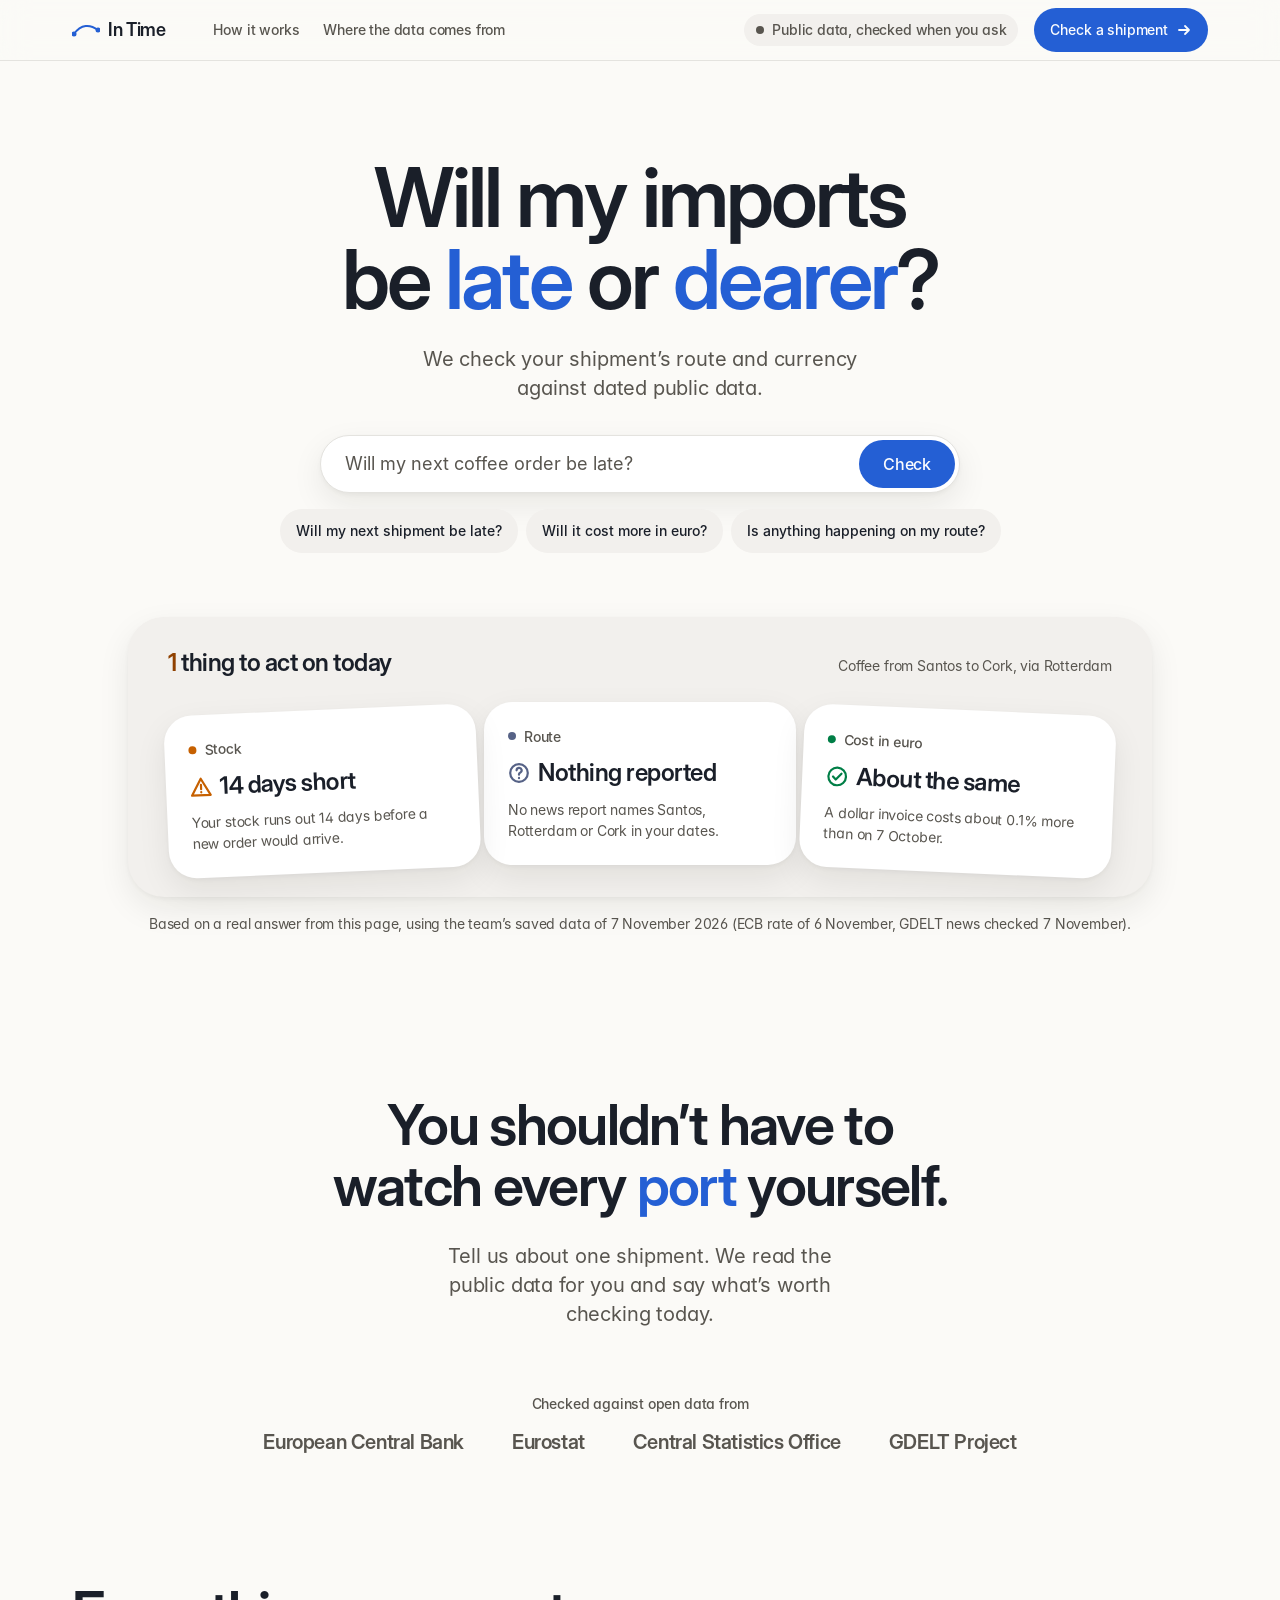
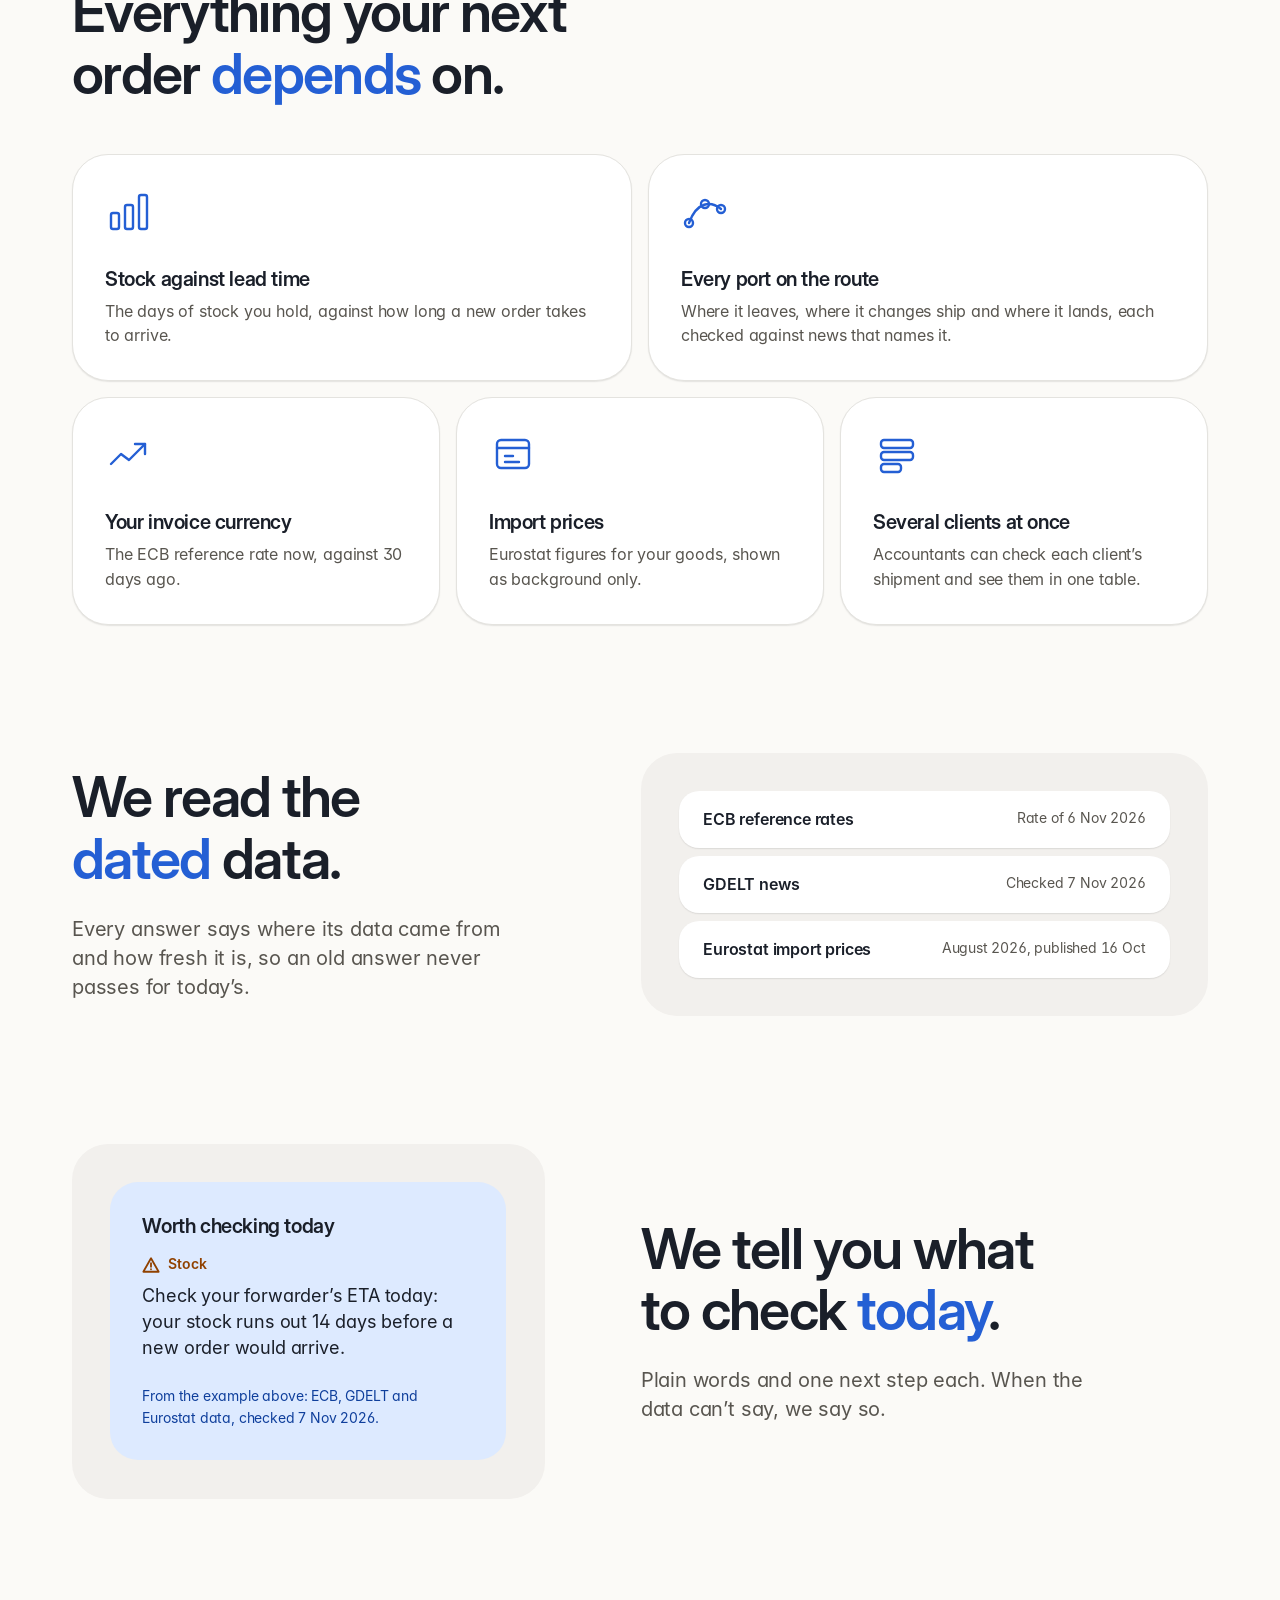
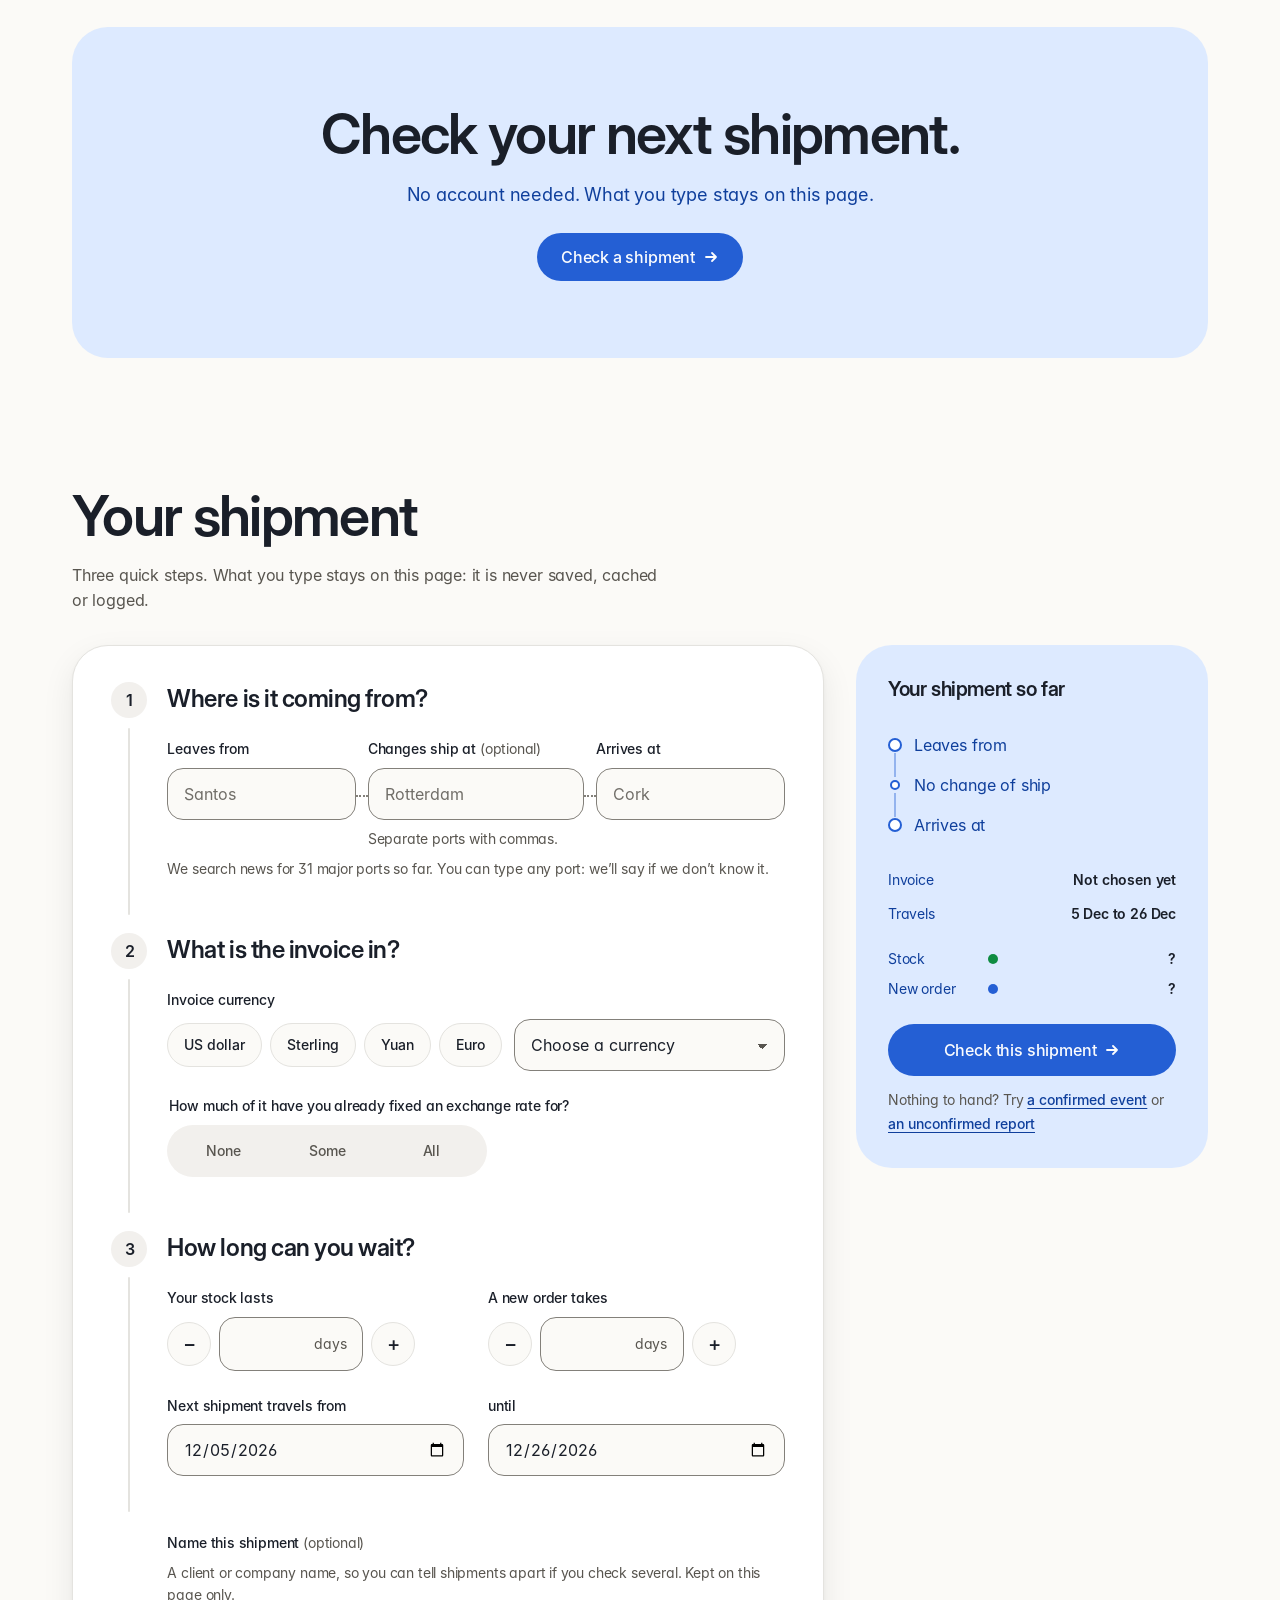
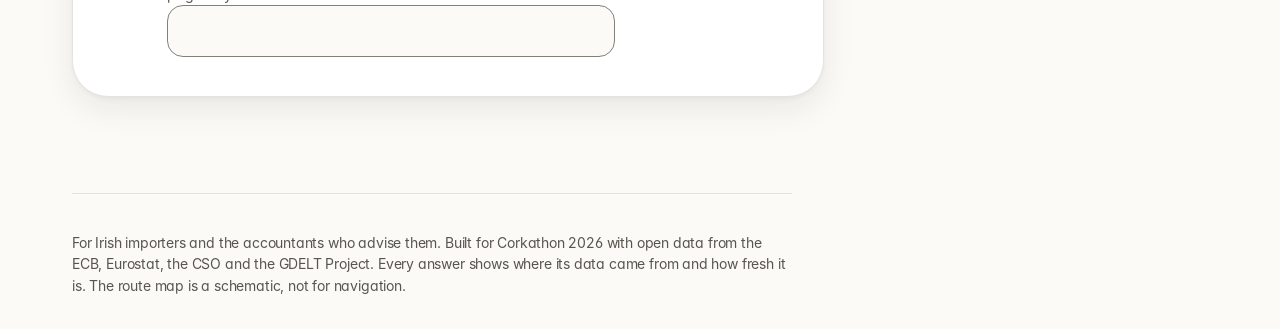
<file: web/index.html>
<!doctype html>
<html lang="en-IE">
<head>
<meta charset="utf-8">
<meta name="viewport" content="width=device-width,initial-scale=1">
<meta name="color-scheme" content="light dark">
<meta name="description" content="For Irish importers and the accountants who advise them: check one shipment's route and currency against dated public data, and see what to check today.">
<title>In Time: will my imports be late or dearer?</title>
<link rel="preload" href="fonts/inter-display-semibold.woff2" as="font" type="font/woff2" crossorigin>
<link rel="stylesheet" href="styles.css">
<link rel="stylesheet" href="timing.css">
</head>
<body>
<a class="skip" href="#main">Skip to content</a>

<header class="bar">
  <div class="wrap bar-in">
    <span class="brand"><svg viewBox="0 0 28 16" aria-hidden="true" class="brand-mark"><path d="M2 12 C 9 2, 18 2, 26 8" fill="none" stroke="currentColor" stroke-width="2" stroke-linecap="round"/><circle cx="2" cy="12" r="2.5"/><circle cx="26" cy="8" r="2.5"/></svg>In Time</span>
    <nav class="bar-nav" aria-label="Page">
      <a href="#how">How it works</a>
      <a href="#data">Where the data comes from</a>
    </nav>
    <span class="pill" id="mode-pill" data-tone="idle"><span class="dot" aria-hidden="true"></span><span id="mode" role="status">Public data, checked when you ask</span></span>
    <a class="btn btn-sm bar-cta" href="#inputs">Check a shipment<svg viewBox="0 0 16 16" aria-hidden="true" focusable="false"><path d="M3 8h10M9 4l4 4-4 4"/></svg></a>
  </div>
</header>

<main id="main" class="wrap">
  <section class="hero" aria-labelledby="page-title">
    <div class="hero-text">
      <h1 id="page-title">Will my imports be <em>late</em> or <em>dearer</em>?</h1>
      <p class="lede">We check your shipment’s route and currency against dated public data.</p>
      <div class="ask" role="group" aria-label="Ask about your imports">
        <label for="q" class="sr">Your question</label>
        <input id="q" name="q" form="inputs" type="text" autocomplete="off" maxlength="200" placeholder="Will my next coffee order be late?">
        <button class="btn" type="submit" form="inputs" id="ask-btn">Check</button>
      </div>
      <ul class="chips" aria-label="Suggested questions">
        <li><button class="chip" type="button" data-q="Will my next shipment be late?">Will my next shipment be late?</button></li>
        <li><button class="chip" type="button" data-q="Will it cost more in euro?">Will it cost more in euro?</button></li>
        <li><button class="chip" type="button" data-q="Is anything happening on my route?">Is anything happening on my route?</button></li>
      </ul>
      <div id="mount-understood"></div>
    </div>
    <figure class="hero-stack tilt">
      <div class="stack" id="shot">
        <div class="stack-head">
          <p class="stack-title"><span class="stack-num">1</span> thing to act on today</p>
          <p class="stack-sub">Coffee from Santos to Cork, via Rotterdam</p>
        </div>
        <ul class="stack-cards">
          <li class="scard" data-tone="warn"><span class="g-label">Stock</span><span class="s-v"><svg viewBox="0 0 20 20" aria-hidden="true" focusable="false"><path d="M10 2.5 1.5 17.5h17L10 2.5Z"/><path d="M10 8v4"/><path d="M10 14.6v.2"/></svg>14 days short</span><span class="s-b">Your stock runs out 14 days before a new order would arrive.</span></li>
          <li class="scard" data-tone="unk"><span class="g-label">Route</span><span class="s-v"><svg viewBox="0 0 20 20" aria-hidden="true" focusable="false"><circle cx="10" cy="10" r="8"/><path d="M7.8 7.6a2.3 2.3 0 1 1 3.2 2.1c-.7.3-1 .8-1 1.5v.3"/><path d="M10 14.5v.2"/></svg>Nothing reported</span><span class="s-b">No news report names Santos, Rotterdam or Cork in your dates.</span></li>
          <li class="scard" data-tone="calm"><span class="g-label">Cost in euro</span><span class="s-v"><svg viewBox="0 0 20 20" aria-hidden="true" focusable="false"><circle cx="10" cy="10" r="8"/><path d="m6.2 10.2 2.6 2.6 5-5.4"/></svg>About the same</span><span class="s-b">A dollar invoice costs about 0.1% more than on 7 October.</span></li>
        </ul>
      </div>
      <figcaption>Based on a real answer from this page, using the team’s saved data of 7 November 2026 (ECB rate of 6 November, GDELT news checked 7 November).</figcaption>
    </figure>
  </section>


  <div class="landing">
    <section class="value" aria-labelledby="value-h">
      <h2 id="value-h" class="section-h">You shouldn’t have to watch every <em>port</em> yourself.</h2>
      <p class="lede">Tell us about one shipment. We read the public data for you and say what’s worth checking today.</p>
      <p class="strip-label" id="data">Checked against open data from</p>
      <ul class="wordmarks" aria-labelledby="data">
        <li>European Central Bank</li>
        <li>Eurostat</li>
        <li>Central Statistics Office</li>
        <li>GDELT Project</li>
      </ul>
    </section>

    <section class="features" id="how" aria-labelledby="how-h">
      <h2 id="how-h" class="section-h">Everything your next order <em>depends</em> on.</h2>
      <ul class="fgrid">
        <li class="fcard fcard-wide"><svg class="f-ico" viewBox="0 0 48 48" aria-hidden="true" focusable="false"><rect x="6" y="26" width="8" height="16" rx="2"/><rect x="20" y="18" width="8" height="24" rx="2"/><rect x="34" y="8" width="8" height="34" rx="2"/></svg><h3>Stock against lead time</h3><p>The days of stock you hold, against how long a new order takes to arrive.</p></li>
        <li class="fcard fcard-wide"><svg class="f-ico" viewBox="0 0 48 48" aria-hidden="true" focusable="false"><path d="M8 36C16 14 30 14 40 22"/><circle cx="8" cy="36" r="4"/><circle cx="24" cy="17" r="4"/><circle cx="40" cy="22" r="4"/></svg><h3>Every port on the route</h3><p>Where it leaves, where it changes ship and where it lands, each checked against news that names it.</p></li>
        <li class="fcard"><svg class="f-ico" viewBox="0 0 48 48" aria-hidden="true" focusable="false"><path d="M6 34l10-10 8 6 16-16"/><path d="M30 14h10v10"/></svg><h3>Your invoice currency</h3><p>The ECB reference rate now, against 30 days ago.</p></li>
        <li class="fcard"><svg class="f-ico" viewBox="0 0 48 48" aria-hidden="true" focusable="false"><rect x="8" y="10" width="32" height="28" rx="4"/><path d="M8 18h32M16 26h8M16 32h14"/></svg><h3>Import prices</h3><p>Eurostat figures for your goods, shown as background only.</p></li>
        <li class="fcard"><svg class="f-ico" viewBox="0 0 48 48" aria-hidden="true" focusable="false"><rect x="8" y="10" width="32" height="8" rx="3"/><rect x="8" y="22" width="32" height="8" rx="3"/><rect x="8" y="34" width="20" height="8" rx="3"/></svg><h3>Several clients at once</h3><p>Accountants can check each client’s shipment and see them in one table.</p></li>
      </ul>
    </section>

    <section class="row" aria-labelledby="row1-h">
      <div class="row-text">
        <h2 id="row1-h" class="section-h">We read the <em>dated</em> data.</h2>
        <p class="lede">Every answer says where its data came from and how fresh it is, so an old answer never passes for today’s.</p>
      </div>
      <div class="row-visual">
        <ul class="srclist" aria-label="Sources behind the example answer">
          <li><span class="sl-name">ECB reference rates</span><span class="sl-when">Rate of 6 Nov 2026</span></li>
          <li><span class="sl-name">GDELT news</span><span class="sl-when">Checked 7 Nov 2026</span></li>
          <li><span class="sl-name">Eurostat import prices</span><span class="sl-when">August 2026, published 16 Oct</span></li>
        </ul>
      </div>
    </section>

    <section class="row row-flip" aria-labelledby="row2-h">
      <div class="row-text">
        <h2 id="row2-h" class="section-h">We tell you what to check <em>today</em>.</h2>
        <p class="lede">Plain words and one next step each. When the data can’t say, we say so.</p>
      </div>
      <div class="row-visual">
        <div class="darkpanel">
          <p class="dp-title">Worth checking today</p>
          <ol class="dp-list">
            <li><span class="dp-tag" data-tone="warn"><svg viewBox="0 0 20 20" aria-hidden="true" focusable="false"><path d="M10 2.5 1.5 17.5h17L10 2.5Z"/><path d="M10 8v4"/><path d="M10 14.6v.2"/></svg>Stock</span>Check your forwarder’s ETA today: your stock runs out 14 days before a new order would arrive.</li>
          </ol>
          <p class="dp-foot">From the example above: ECB, GDELT and Eurostat data, checked 7 Nov 2026.</p>
        </div>
      </div>
    </section>

    <section class="cta" aria-labelledby="cta-h">
      <h2 id="cta-h" class="section-h">Check your next shipment.</h2>
      <p>No account needed. What you type stays on this page.</p>
      <a class="btn" href="#inputs">Check a shipment<svg viewBox="0 0 16 16" aria-hidden="true" focusable="false"><path d="M3 8h10M9 4l4 4-4 4"/></svg></a>
    </section>
  </div>

  <div class="error-summary" id="errors" role="alert" tabindex="-1" hidden>
    <h2 class="err-h">There is a problem</h2><ul id="error-list"></ul>
  </div>
  <form id="inputs" class="ship-form" novalidate aria-labelledby="ship-title">
    <h2 id="ship-title" class="section-h">Your shipment</h2>
    <div class="ship" id="ship-summary" hidden>
      <dl id="ship-line"></dl>
      <button class="linkbtn" type="button" id="edit" aria-expanded="false" aria-controls="shipment">Change</button>
    </div>

    <div id="shipment" class="shipment">
      <p class="sub">Three quick steps. What you type stays on this page: it is never saved, cached or logged.</p>
      <div class="builder">
        <div class="steps">

          <fieldset class="step" id="g-route">
            <legend><span class="step-n" aria-hidden="true">1</span>Where is it coming from?</legend>
            <div class="rail">
              <div class="field stop">
                <label for="origin_port">Leaves from</label>
                <span class="field-error" id="origin_port-error" hidden></span>
                <input id="origin_port" name="origin_port" list="ports" autocomplete="off" aria-describedby="origin_port-error" placeholder="Santos">
              </div>
              <div class="field stop stop-mid">
                <label for="transshipment_ports">Changes ship at <span class="opt">(optional)</span></label>
                <span class="field-error" id="transshipment_ports-error" hidden></span>
                <input id="transshipment_ports" name="transshipment_ports" autocomplete="off" aria-describedby="transshipment_ports-hint transshipment_ports-error" placeholder="Rotterdam">
                <span class="hint" id="transshipment_ports-hint">Separate ports with commas.</span>
              </div>
              <div class="field stop">
                <label for="destination_port">Arrives at</label>
                <span class="field-error" id="destination_port-error" hidden></span>
                <input id="destination_port" name="destination_port" list="ports" autocomplete="off" aria-describedby="destination_port-error" placeholder="Cork">
              </div>
            </div>
            <p class="hint" id="ports-note">We search news for 31 major ports so far. You can type any port: we’ll say if we don’t know it.</p>
        <datalist id="ports">
          <option value="Algeciras"></option><option value="Antwerp"></option><option value="Bremerhaven"></option><option value="Busan"></option><option value="Colombo"></option><option value="Cork"></option><option value="Dublin"></option><option value="Durban"></option><option value="Felixstowe"></option><option value="Hamburg"></option><option value="Ho Chi Minh City"></option><option value="Hong Kong"></option><option value="Jebel Ali"></option><option value="Le Havre"></option><option value="Liverpool"></option><option value="Los Angeles"></option><option value="Mombasa"></option><option value="New York"></option><option value="Nhava Sheva"></option><option value="Ningbo"></option><option value="Piraeus"></option><option value="Port Said"></option><option value="Ringaskiddy"></option><option value="Rotterdam"></option><option value="Santos"></option><option value="Savannah"></option><option value="Shanghai"></option><option value="Shenzhen"></option><option value="Singapore"></option><option value="Southampton"></option><option value="Valencia"></option>
        </datalist>
          </fieldset>

          <fieldset class="step" id="g-money">
            <legend><span class="step-n" aria-hidden="true">2</span>What is the invoice in?</legend>
            <div class="field">
              <label for="currency">Invoice currency</label>
              <span class="field-error" id="currency-error" hidden></span>
              <div class="cur-row">
                <ul class="cur-quick" aria-label="Common currencies">
                  <li><button type="button" class="cchip" data-cur="USD" aria-pressed="false">US dollar</button></li>
                  <li><button type="button" class="cchip" data-cur="GBP" aria-pressed="false">Sterling</button></li>
                  <li><button type="button" class="cchip" data-cur="CNY" aria-pressed="false">Yuan</button></li>
                  <li><button type="button" class="cchip" data-cur="EUR" aria-pressed="false">Euro</button></li>
                </ul>
                <select id="currency" name="currency" aria-describedby="currency-error"><option value="">Choose a currency</option><option value="USD">US dollars (USD)</option><option value="GBP">Pounds sterling (GBP)</option><option value="CNY">Chinese yuan (CNY)</option><option value="JPY">Japanese yen (JPY)</option><option value="CHF">Swiss francs (CHF)</option><option value="EUR">Euro (EUR)</option><optgroup label="More ECB currencies"><option value="SEK">Swedish kronor (SEK)</option><option value="DKK">Danish kroner (DKK)</option><option value="NOK">Norwegian kroner (NOK)</option><option value="PLN">Polish zloty (PLN)</option><option value="CZK">Czech koruna (CZK)</option><option value="HUF">Hungarian forint (HUF)</option><option value="RON">Romanian leu (RON)</option><option value="CAD">Canadian dollars (CAD)</option><option value="AUD">Australian dollars (AUD)</option><option value="NZD">New Zealand dollars (NZD)</option><option value="INR">Indian rupees (INR)</option><option value="KRW">South Korean won (KRW)</option><option value="SGD">Singapore dollars (SGD)</option><option value="HKD">Hong Kong dollars (HKD)</option><option value="THB">Thai baht (THB)</option><option value="TRY">Turkish lira (TRY)</option><option value="BRL">Brazilian real (BRL)</option><option value="MXN">Mexican pesos (MXN)</option><option value="ZAR">South African rand (ZAR)</option></optgroup></select>
              </div>
            </div>
            <fieldset class="field seg-wrap" id="fixed_rate_share" aria-describedby="fixed_rate_share-error">
              <legend>How much of it have you already fixed an exchange rate for?</legend>
              <span class="field-error" id="fixed_rate_share-error" hidden></span>
              <div class="seg">
                <label><input type="radio" name="fixed_rate_share" value="none"><span>None</span></label>
                <label><input type="radio" name="fixed_rate_share" value="some"><span>Some</span></label>
                <label><input type="radio" name="fixed_rate_share" value="all"><span>All</span></label>
              </div>
            </fieldset>
            <div class="field" id="pct-field" hidden>
              <label for="fixed_rate_pct">Roughly what share have you fixed?</label>
              <span class="hint" id="fixed_rate_pct-hint">Optional, for example 50. Without it we can’t work out your euro cost.</span>
              <span class="field-error" id="fixed_rate_pct-error" hidden></span>
              <span class="suffix"><input id="fixed_rate_pct" name="fixed_rate_pct" inputmode="decimal" aria-describedby="fixed_rate_pct-hint fixed_rate_pct-error"><span aria-hidden="true">%</span></span>
            </div>
          </fieldset>

          <fieldset class="step" id="g-time">
            <legend><span class="step-n" aria-hidden="true">3</span>How long can you wait?</legend>
            <div class="pair">
              <div class="field">
                <label for="stock_days">Your stock lasts</label>
                <span class="field-error" id="stock_days-error" hidden></span>
                <span class="stepper"><button type="button" class="stp" data-step="-1" data-for="stock_days" aria-label="One day less stock">−</button><span class="suffix"><input id="stock_days" name="stock_days" inputmode="numeric" aria-describedby="stock_days-error"><span aria-hidden="true">days</span></span><button type="button" class="stp" data-step="1" data-for="stock_days" aria-label="One day more stock">+</button></span>
              </div>
              <div class="field">
                <label for="lead_time_days">A new order takes</label>
                <span class="field-error" id="lead_time_days-error" hidden></span>
                <span class="stepper"><button type="button" class="stp" data-step="-1" data-for="lead_time_days" aria-label="One day shorter order time">−</button><span class="suffix"><input id="lead_time_days" name="lead_time_days" inputmode="numeric" aria-describedby="lead_time_days-error"><span aria-hidden="true">days</span></span><button type="button" class="stp" data-step="1" data-for="lead_time_days" aria-label="One day longer order time">+</button></span>
              </div>
            </div>
            <div class="pair dates">
              <div class="field">
                <label for="window_start">Next shipment travels from</label>
                <span class="field-error" id="window_start-error" hidden></span>
                <input id="window_start" name="window_start" type="date" aria-describedby="window_start-error">
              </div>
              <div class="field">
                <label for="window_end">until</label>
                <span class="field-error" id="window_end-error" hidden></span>
                <input id="window_end" name="window_end" type="date" aria-describedby="window_end-error">
              </div>
            </div>
          </fieldset>

          <div class="step step-name">
            <div class="field name-field">
              <label for="importer">Name this shipment <span class="opt">(optional)</span></label>
              <span class="hint" id="importer-hint">A client or company name, so you can tell shipments apart if you check several. Kept on this page only.</span>
              <span class="field-error" id="importer-error" hidden></span>
              <input id="importer" name="importer" autocomplete="organization" aria-describedby="importer-hint importer-error">
            </div>
          </div>
        </div>

        <aside class="ticket" aria-labelledby="ticket-h">
          <h3 id="ticket-h" class="ticket-h">Your shipment so far</h3>
          <ol class="t-route" id="t-route" aria-label="Route">
            <li data-k="origin_port"><span class="t-dot" aria-hidden="true"></span><span class="t-port" data-empty="Leaves from">Leaves from</span></li>
            <li data-k="transshipment_ports" class="t-mid"><span class="t-dot" aria-hidden="true"></span><span class="t-port" data-empty="No change of ship">No change of ship</span></li>
            <li data-k="destination_port"><span class="t-dot" aria-hidden="true"></span><span class="t-port" data-empty="Arrives at">Arrives at</span></li>
          </ol>
          <dl class="t-facts">
            <div><dt>Invoice</dt><dd id="t-money">Not chosen yet</dd></div>
            <div><dt>Travels</dt><dd id="t-dates">Not set yet</dd></div>
          </dl>
          <div class="t-runway" aria-hidden="true">
            <div class="t-bar"><span class="t-bar-label">Stock</span><span class="t-fill t-stock" id="t-stock"></span><span class="t-val" id="t-stock-v">?</span></div>
            <div class="t-bar"><span class="t-bar-label">New order</span><span class="t-fill t-lead" id="t-lead"></span><span class="t-val" id="t-lead-v">?</span></div>
          </div>
          <div class="actions">
            <button type="submit" class="btn" id="submit">Check this shipment<svg viewBox="0 0 16 16" aria-hidden="true" focusable="false"><path d="M3 8h10M9 4l4 4-4 4"/></svg></button>
            <p class="t-try"><span class="or">Nothing to hand? Try</span> <button type="button" class="linkbtn" data-example="alert">a confirmed event</button> <span class="or">or</span> <button type="button" class="linkbtn" data-example="insufficient">an unconfirmed report</button></p>
          </div>
        </aside>
      </div>
    </div>
    <p class="status" id="status" role="status" aria-live="polite"></p>
  </form>

  <section id="result" class="result" aria-labelledby="answer" tabindex="-1" hidden>
    <div class="verdict">
      <p class="yourq" id="answer-q"></p>
      <h2 id="answer" class="headline"></h2>
      <p class="fresh" id="freshness"></p>
      <p class="fresh warn-text" id="staleness" hidden></p>
      <nav class="glance" id="glance" aria-label="The three answers"></nav>
    </div>

    <section class="todo" aria-labelledby="todo-h">
      <h3 id="todo-h" class="sub-h">Worth checking today</h3>
      <ol id="todo"></ol>
      <p class="coverage" id="coverage"></p>
    </section>

    <section class="when" aria-labelledby="when-h">
      <h3 id="when-h" class="sub-h">When to order</h3>
      <div id="mount-order-by"></div>
      <div id="mount-timeline"></div>
      <div id="mount-asof"></div>
    </section>

    <figure class="routemap" id="routemap" hidden>
      <div class="rm-stage">
        <div id="routemap-svg"></div>
        <div class="port-card" id="port-card" role="region" aria-live="polite" aria-label="Port details" hidden></div>
      </div>
      <figcaption id="routemap-cap"></figcaption>
      <button type="button" class="linkbtn" id="sail">Sail the route again</button>
    </figure>

    <div class="parts" id="tiles"></div>


    <section class="track" aria-labelledby="track-h">
      <h3 id="track-h" class="sub-h">Track it yourself</h3>
      <div class="track-grid">
        <div class="field">
          <label for="container_no">Container number</label>
          <span class="hint" id="container_no-hint">From your booking or bill of lading, for example MSCU1234566. We check the ISO 6346 check digit on this page; nothing is sent.</span>
          <span class="track-row"><input id="container_no" autocomplete="off" spellcheck="false" maxlength="13" aria-describedby="container_no-hint container-out"><button type="button" class="btn ghost" id="container-go">Find carrier</button></span>
          <p class="track-out" id="container-out" aria-live="polite"></p>
        </div>
        <div class="field">
          <label for="vessel">Ship name, IMO or MMSI number</label>
          <span class="hint" id="vessel-hint">Opens a public ship tracker in a new tab. With a 9-digit MMSI we also look up where the ship is now, when live positions are switched on.</span>
          <span class="track-row"><input id="vessel" autocomplete="off" spellcheck="false" maxlength="60" aria-describedby="vessel-hint vessel-out"><button type="button" class="btn ghost" id="vessel-go">Show trackers</button></span>
          <p class="track-out" id="vessel-out" aria-live="polite"></p>
        </div>
      </div>
      <div id="ais" class="ais" hidden></div>
    </section>

    <section class="changes" id="changes" aria-labelledby="changes-h" hidden>
      <h3 id="changes-h" class="sub-h">What changed since your last check</h3>
      <ul id="changes-list"></ul>
    </section>

    <div class="watch">
      <button type="button" class="btn ghost" id="recheck">Check again now</button>
      <label class="check"><input type="checkbox" id="watch"> Check again every 30 minutes while this page is open</label>
      <span class="muted" id="watch-note"></span>
      <button type="button" class="linkbtn" id="copy">Copy a summary for a client</button>
    </div>

    <details class="panel" id="sources-panel">
      <summary id="working-summary">Where this comes from</summary>
      <div class="tablewrap"><table>
        <caption class="sr">Every source we checked, with its dates</caption>
        <thead><tr><th scope="col">Source</th><th scope="col">Data for</th><th scope="col">Published</th><th scope="col">We fetched it</th><th scope="col">How we used it</th></tr></thead>
        <tbody id="sources"></tbody>
      </table></div>
      <p class="small">Licences: Eurostat and CSO, CC BY 4.0. ECB statistics, free reuse with the source quoted. GDELT, free with citation. <span id="lic-weather">Weather data by Open-Meteo.com, CC BY 4.0, forecasts only.</span> Port positions on the map are approximate.</p>
    </details>

    <details class="panel">
      <summary>What this can’t tell you</summary>
      <ul class="limits">
        <li>We can’t see your container. A problem on your route may or may not affect it, so the next step is always your forwarder.</li>
        <li>News is a signal, not proof. We only count headlines that name a port on your route and a disruption, but quiet delays may never be reported.</li>
        <li>Official confirmation is switched off until the reuse terms of carrier and port notices are recorded, so today every event shows as “reported”. We link the notices of the ports we can’t check.</li>
        <li>The exchange rate is the ECB reference rate, published once a working day. It isn’t your bank’s rate and says nothing about delays.</li>
        <li>Live ship positions come from aisstream.io, a free beta feed with no formal terms, and only by MMSI. They come from shore receivers, so a ship in open ocean often has no position.</li>
        <li>Official trade figures are two to three months old, so we use them as background only.</li>
      </ul>
    </details>
  </section>

  <section class="book" id="book" aria-labelledby="book-h" hidden>
    <div class="book-head">
      <h2 id="book-h" class="section-h">Your shipments <span class="count" id="book-count"></span></h2>
      <div class="book-actions">
        <button type="button" class="btn ghost" id="add">Add another shipment</button>
        <button type="button" class="linkbtn" id="check-all">Check all again</button>
      </div>
    </div>
    <p class="small">For accountants with several importing clients. Kept on this page only: closing the tab clears it.</p>
    <div class="tablewrap"><table class="book-table">
      <caption class="sr">Every shipment checked on this page</caption>
      <thead><tr><th scope="col">Shipment</th><th scope="col">Order by</th><th scope="col">Stock</th><th scope="col">Route</th><th scope="col">Cost in euro</th><th scope="col">Checked</th><th scope="col"><span class="sr">Actions</span></th></tr></thead>
      <tbody id="book-rows"></tbody>
    </table></div>
  </section>

  <footer class="foot">
    <p>For Irish importers and the accountants who advise them. Built for Corkathon 2026 with open data from the ECB, Eurostat, the CSO and the GDELT Project. Every answer shows where its data came from and how fresh it is. The route map is a schematic, not for navigation.</p>
  </footer>
</main>
<script src="timing.js"></script>
<script src="app.js"></script>
</body>
</html>
</file>
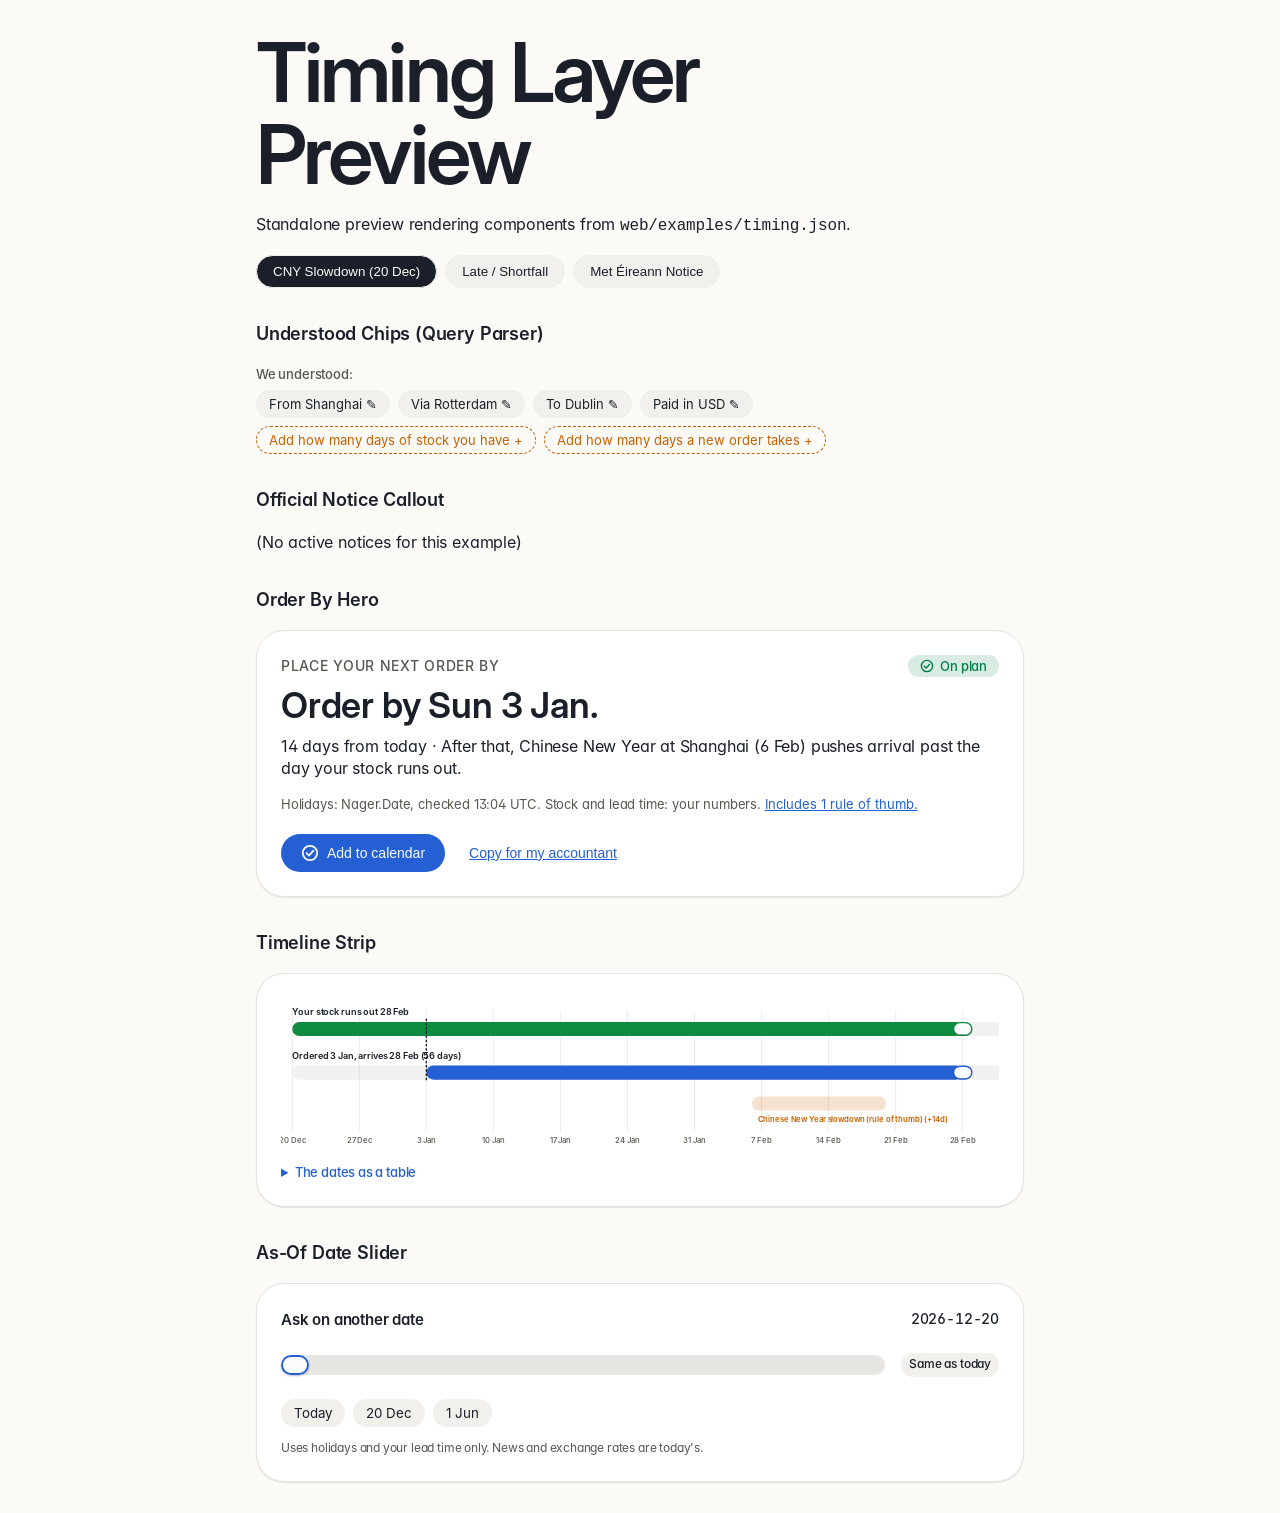
<file: web/timing-preview.html>
<!DOCTYPE html>
<html lang="en">
<head>
  <meta charset="utf-8">
  <meta name="viewport" content="width=device-width, initial-scale=1">
  <title>Timing Components Preview - In Time</title>
  <link rel="stylesheet" href="styles.css">
  <link rel="stylesheet" href="timing.css">
  <style>
    body {
      max-width: 800px;
      margin: 2rem auto;
      padding: 0 1rem;
    }
    .preview-header {
      margin-bottom: 2rem;
    }
    .preview-controls {
      display: flex;
      gap: 0.5rem;
      margin-bottom: 1.5rem;
      flex-wrap: wrap;
    }
    .preview-btn {
      background: var(--secondary);
      color: var(--foreground);
      border: 1px solid var(--secondary);
      border-radius: 9999px;
      padding: 0.5rem 1rem;
      cursor: pointer;
      font-weight: 500;
    }
    .preview-btn.active {
      background: var(--foreground);
      color: var(--background);
    }
    .section-title {
      font-size: 1.125rem;
      font-weight: 600;
      margin: 2rem 0 1rem 0;
      color: var(--foreground);
    }
  </style>
</head>
<body>
  <div class="preview-header">
    <h1>Timing Layer Preview</h1>
    <p>Standalone preview rendering components from <code>web/examples/timing.json</code>.</p>
    <div class="preview-controls">
      <button type="button" class="preview-btn active" id="btn-cny">CNY Slowdown (20 Dec)</button>
      <button type="button" class="preview-btn" id="btn-late">Late / Shortfall</button>
      <button type="button" class="preview-btn" id="btn-notice">Met Éireann Notice</button>
    </div>
  </div>

  <div id="preview-container">
    <div class="section-title">Understood Chips (Query Parser)</div>
    <div id="mount-understood"></div>

    <div class="section-title">Official Notice Callout</div>
    <div id="mount-notices"></div>

    <div class="section-title">Order By Hero</div>
    <div id="mount-hero"></div>

    <div class="section-title">Timeline Strip</div>
    <div id="mount-timeline"></div>

    <div class="section-title">As-Of Date Slider</div>
    <div id="mount-asof"></div>
  </div>

  <script src="timing.js"></script>
  <script>
    (function () {
      var examples = null;
      var activeKey = "cny_example";

      fetch("examples/timing.json")
        .then(function (r) { return r.json(); })
        .then(function (data) {
          examples = data;
          renderAll();
        })
        .catch(function (e) {
          console.error("Failed to load examples:", e);
        });

      function renderAll() {
        if (!examples || !window.InTime) return;
        var ex = examples[activeKey];

        // 1. Understood chips
        var mountUnderstood = document.getElementById("mount-understood");
        mountUnderstood.replaceChildren();
        var sampleParse = {
          understood: [
            { field: "origin_port", text: "From Shanghai" },
            { field: "transshipment_ports", text: "Via Rotterdam" },
            { field: "destination_port", text: "To Dublin" },
            { field: "currency", text: "Paid in USD" }
          ],
          missing: ["stock_days", "lead_time_days"]
        };
        mountUnderstood.append(window.InTime.renderUnderstood(sampleParse));

        // 2. Official notices
        var mountNotices = document.getElementById("mount-notices");
        mountNotices.replaceChildren();
        var noticeEl = window.InTime.renderNotices(ex.notices);
        if (noticeEl) {
          mountNotices.append(noticeEl);
        } else {
          var p = document.createElement("p");
          p.className = "text-muted";
          p.textContent = "(No active notices for this example)";
          mountNotices.append(p);
        }

        // 3. OrderByHero
        var mountHero = document.getElementById("mount-hero");
        mountHero.replaceChildren();
        mountHero.append(window.InTime.renderOrderBy(ex));

        // 4. Timeline
        var mountTimeline = document.getElementById("mount-timeline");
        mountTimeline.replaceChildren();
        mountTimeline.append(window.InTime.renderTimeline(ex));

        // 5. AsOfSlider
        var mountAsOf = document.getElementById("mount-asof");
        mountAsOf.replaceChildren();
        mountAsOf.append(window.InTime.renderAsOf(ex, function (newDate) {
          console.log("Slider changed date to:", newDate);
        }));
      }

      document.getElementById("btn-cny").addEventListener("click", function () {
        setActive("cny_example", this);
      });
      document.getElementById("btn-late").addEventListener("click", function () {
        setActive("late_example", this);
      });
      document.getElementById("btn-notice").addEventListener("click", function () {
        setActive("met_notice_example", this);
      });

      function setActive(key, btn) {
        activeKey = key;
        document.querySelectorAll(".preview-btn").forEach(function (b) { b.classList.remove("active"); });
        btn.classList.add("active");
        renderAll();
      }
    })();
  </script>
</body>
</html>
</file>
<file: web/styles.css>
/* Hallmark · v2.0.0 · redesign: full · scope: page + app · theme: Soft Pill (morphin-ui shapes, Inter, warm neutrals / soft charcoal, blue accents) · genre: product · hero: centred question + a fanned stack of real answer cards · landing: section order after useorigin.com (structure only) · posture: Restrained · signature: three answer cards, each with something to try · components: ported by hand from bencho and libraries.dev (both MIT), see docs/third-party.md */
/* Pre-emit critique: no eyebrows, no tracked caps, no middle-dot meta, tokens for colour and space, no glow shadows (the border beam is a thin stroke shown only while a check runs), h2 at 40px or more, controls 44 to 52px, hero headline 7 words and one 11-word sentence above the fold at 1280x800. */
/* Sweep: hallmark's sloplint was not run (this environment does not run code from that repo); gates applied by hand. */
/* Imports check, theme "Soft Pill" (v4). A clean slate after Night Harbour.
   Shapes and tokens follow the morphin-ui approach (MIT): pill controls with a superellipse
   corner, soft filled cards, Inter at a tight semibold, warm neutrals in light and a soft blue-tinted charcoal
   in dark, with brand-blue buttons and accents (Khoa asked for no heavy dark colours, 7 Nov). Interactions borrow ideas from bencho.dev and libraries.dev,
   rebuilt here in plain CSS and JS (no packages, no build step, CSP-safe).
   Amber means "act", never "danger": there is no red status colour. Status always has a word and an icon. */

@font-face{font-family:Inter;src:url(fonts/inter-regular.woff2) format("woff2");font-weight:400;font-display:swap}
@font-face{font-family:Inter;src:url(fonts/inter-medium.woff2) format("woff2");font-weight:500;font-display:swap}
@font-face{font-family:Inter;src:url(fonts/inter-semibold.woff2) format("woff2");font-weight:600;font-display:swap}
@font-face{font-family:"Inter Display";src:url(fonts/inter-display-semibold.woff2) format("woff2");font-weight:600;font-display:swap}
@property --bb-angle{syntax:"<angle>";initial-value:0deg;inherits:true}
@property --bb-opacity{syntax:"<number>";initial-value:0;inherits:true}

/* ---------- Tokens ---------- */
:root{color-scheme:light dark;
  --background:oklch(98.4% .003 85);
  --card:oklch(100% 0 0);
  --secondary:oklch(95.6% .004 85);
  --secondary-2:oklch(92.5% .005 85);
  --foreground:oklch(24% .02 262);
  --muted-foreground:oklch(45% .01 85);
  --border:oklch(91.5% .005 85);
  --input:oklch(60% .01 85);
  --primary:var(--brand);
  --primary-foreground:oklch(99% .003 262);
  --brand:oklch(52% .19 262);
  --brand-soft:oklch(93.5% .035 262);
  --brand-ink:oklch(40% .16 262);
  --data:oklch(56% .15 150);
  --data-soft:oklch(56% .15 150 / .14);
  --warn:oklch(60% .16 55);
  --warn-ink:oklch(47% .13 55);
  --warn-soft:oklch(80% .12 70 / .26);
  --calm:oklch(52% .13 155);
  --calm-soft:oklch(80% .1 155 / .22);
  --unk:oklch(50% .06 270);
  --unk-soft:oklch(80% .04 270 / .25);
  --error:oklch(50% .19 25);
  --ring:oklch(52% .19 262);
  --shadow-1:0 1px 2px oklch(20% .01 85 / .06),0 1px 1px oklch(20% .01 85 / .04);
  --shadow-2:0 2px 4px oklch(20% .01 85 / .04),0 12px 32px oklch(20% .01 85 / .08);
  --popover-shadow:0 4px 8px oklch(20% .01 85 / .06),0 24px 48px oklch(20% .01 85 / .14);

  --font-sans:Inter,system-ui,-apple-system,"Segoe UI",Roboto,Arial,sans-serif;
  --font-display:"Inter Display",Inter,system-ui,sans-serif;
  --text-xs:12px;--text-sm:14px;--text-base:16px;--text-lg:18px;--text-xl:20px;--text-2xl:24px;
  --text-3xl:clamp(26px,2.6vw,32px);--text-4xl:clamp(40px,3.6vw,44px);--text-5xl:clamp(40px,4.4vw,56px);--text-6xl:clamp(44px,6.4vw,84px);

  --s-1:4px;--s-2:8px;--s-3:12px;--s-4:16px;--s-5:24px;--s-6:32px;--s-7:48px;--s-8:64px;--s-9:96px;--s-10:128px;
  --pill:999px;--corner-shape:superellipse(1.2);
  --r-field:16px;--r-card:28px;--r-card-lg:36px;--r-inner:20px;
  --h-sm:44px;--h-md:44px;--h-lg:48px;
  --container:1200px;
  --beam-1:oklch(64% .23 10);--beam-2:oklch(64% .19 255);--beam-3:oklch(72% .2 145);--beam-4:oklch(71% .13 185);--beam-5:oklch(55% .25 285);--beam-6:oklch(70% .19 50);--beam-7:oklch(64% .25 340);--beam-8:oklch(58% .26 305);
  --beam-sheen:oklch(0% 0 0 / .55);--tilt-dent:oklch(18% .03 265);--tilt-rim:oklch(100% 0 0);--mask:oklch(0% 0 0);
  --ease:cubic-bezier(.22,1,.36,1);--ease-spring:cubic-bezier(.34,1.35,.64,1);
  --dur-1:150ms;--dur-2:250ms;--dur-3:350ms}

@media (prefers-color-scheme:dark){:root{
  --background:oklch(25% .018 262);
  --card:oklch(30% .02 262);
  --secondary:oklch(34% .022 262);
  --secondary-2:oklch(38% .024 262);
  --foreground:oklch(97% .006 262);
  --muted-foreground:oklch(82% .015 262);
  --border:oklch(40% .02 262);
  --input:oklch(64% .02 262);
  --primary-foreground:oklch(20% .03 262);
  --brand:oklch(72% .14 262);
  --brand-soft:oklch(38% .08 262);
  --brand-ink:oklch(82% .1 262);
  --data:oklch(80% .19 148);
  --data-soft:oklch(80% .19 148 / .16);
  --warn:oklch(80% .15 68);
  --warn-ink:oklch(84% .13 70);
  --warn-soft:oklch(80% .15 68 / .16);
  --calm:oklch(80% .16 152);
  --calm-soft:oklch(80% .16 152 / .14);
  --unk:oklch(78% .06 270);
  --unk-soft:oklch(78% .06 270 / .16);
  --error:oklch(74% .16 25);
  --ring:oklch(72% .14 262);
  --shadow-1:none;
  --shadow-2:0 0 0 1px oklch(100% 0 0 / .06);
  --popover-shadow:0 0 0 1px oklch(100% 0 0 / .08),0 24px 48px oklch(10% .02 262 / .45);
  --beam-sheen:oklch(100% 0 0 / .75)}}

/* ---------- Base ---------- */
*{box-sizing:border-box}
html{-webkit-text-size-adjust:100%;overflow-x:clip;scrollbar-color:var(--input) var(--background)}
body{margin:0;overflow-x:clip;background:var(--background);color:var(--foreground);font:400 var(--text-base)/1.55 var(--font-sans);letter-spacing:-.011em;font-feature-settings:"cv11","ss01";-webkit-font-smoothing:antialiased;caret-color:var(--brand)}
::selection{background:var(--brand-soft);color:var(--foreground)}
h1,h2,h3,h4{font-family:var(--font-display);font-weight:600;letter-spacing:-.025em;line-height:1.1;margin:0;overflow-wrap:break-word;min-width:0;text-wrap:balance}
p{text-wrap:pretty}
.wrap{max-width:var(--container);margin:0 auto;padding:0 clamp(var(--s-4),4vw,var(--s-6))}
.sr{position:absolute;width:1px;height:1px;overflow:hidden;clip:rect(0 0 0 0);white-space:nowrap}
.skip{position:absolute;left:-999px}
.skip:focus{left:var(--s-4);top:var(--s-3);background:var(--card);color:var(--foreground);padding:var(--s-2) var(--s-4);border-radius:var(--pill);z-index:9}
:focus-visible{outline:2px solid var(--ring);outline-offset:3px}
[hidden]{display:none!important}
a{color:var(--brand-ink);text-underline-offset:3px;text-decoration-thickness:1px}
a:hover{text-decoration-thickness:2px}
.muted{color:var(--muted-foreground)}
.small{font-size:var(--text-sm);color:var(--muted-foreground)}
.pill-shape,.btn,.chip,.seg,.seg span,.srcchip,.badge,.pill,.ask,input:not([type=checkbox]):not([type=radio]):not([type=range]),select{corner-shape:var(--corner-shape)}

/* ---------- Top bar ---------- */
.bar{position:sticky;top:0;z-index:5;background:oklch(from var(--background) l c h / .82);backdrop-filter:saturate(1.4) blur(14px);-webkit-backdrop-filter:saturate(1.4) blur(14px);border-bottom:1px solid var(--border)}
.bar-in{display:flex;align-items:center;justify-content:flex-start;gap:var(--s-4);min-height:60px;flex-wrap:wrap;padding-block:var(--s-2)}
.brand{display:inline-flex;align-items:center;gap:var(--s-2);font:600 var(--text-lg)/1 var(--font-display);letter-spacing:-.02em}
.brand-mark{width:28px;height:16px;color:var(--brand);fill:var(--brand)}
.pill{display:inline-flex;align-items:center;gap:var(--s-2);font-size:var(--text-sm);font-weight:500;color:var(--muted-foreground);padding:var(--s-1) var(--s-3);background:var(--secondary);border-radius:var(--pill);min-height:32px}
.dot{width:8px;height:8px;border-radius:50%;background:var(--muted-foreground);flex:none}
.pill[data-tone=live] .dot{background:var(--calm)}
.pill[data-tone=saved] .dot{background:var(--warn)}
.pill[data-tone=example] .dot{background:var(--unk)}

/* ---------- Hero ---------- */
.hero{display:grid;gap:var(--s-8);justify-items:center;text-align:center;padding-block:var(--s-9) var(--s-8)}
.hero-text{display:flex;flex-direction:column;align-items:center;min-width:0;max-width:52rem}
h1{font-size:var(--text-6xl);line-height:1;letter-spacing:-.035em;max-width:13ch}
.mag{display:inline}
.mag-w{display:inline-block;white-space:nowrap}
.mag-l{display:inline-block;transform-origin:50% 90%;transition:transform 420ms var(--ease-spring),color var(--dur-2) var(--ease);will-change:transform}
.lede{max-width:36ch;margin:var(--s-5) 0 0;color:var(--muted-foreground);font-size:var(--text-xl);line-height:1.45}
.tilt{perspective:1800px}
.tlt-sheen{position:absolute;inset:0;border-radius:inherit;pointer-events:none;z-index:1}
.hero-stack figcaption{margin-top:var(--s-4);font-size:var(--text-sm);color:var(--muted-foreground)}

/* Border beam, ported from libraries.dev border-beam (MIT, Jakub Antalik), "md" size, colorful palette.
   Kept to the 1px stroke layer (no inner glow, no bloom) and shown only while a check runs. */
.beam{position:relative}
.beam.on{animation:bb-spin 1.96s linear infinite,bb-in .6s ease forwards}
.beam.on::after{content:"";position:absolute;inset:0;border-radius:inherit;padding:1.5px;pointer-events:none;z-index:2;
  background:conic-gradient(from var(--bb-angle),transparent 0%,transparent 54%,oklch(from var(--beam-sheen) l c h / calc(alpha * .13)) 57%,oklch(from var(--beam-sheen) l c h / calc(alpha * .4)) 60%,oklch(from var(--beam-sheen) l c h / calc(alpha * .8)) 63%,var(--beam-sheen) 66%,oklch(from var(--beam-sheen) l c h / calc(alpha * .8)) 69%,oklch(from var(--beam-sheen) l c h / calc(alpha * .4)) 72%,oklch(from var(--beam-sheen) l c h / calc(alpha * .13)) 75%,transparent 78%,transparent 100%),
    radial-gradient(ellipse 70px 40px at 33% -7.4%,var(--beam-1),transparent),radial-gradient(ellipse 60px 35px at 12% -5%,var(--beam-2),transparent),radial-gradient(ellipse 40px 70px at 2.1% 68.3%,var(--beam-3),transparent),radial-gradient(ellipse 20px 35px at 2.1% 68.3%,var(--beam-4),transparent),radial-gradient(ellipse 180px 32px at 74.4% 100%,var(--beam-5),transparent),radial-gradient(ellipse 85px 26px at 55% 100%,var(--beam-2),transparent),radial-gradient(ellipse 74px 32px at 93.9% 0%,var(--beam-6),transparent),radial-gradient(ellipse 26px 42px at 100% 27.1%,var(--beam-7),transparent),radial-gradient(ellipse 52px 48px at 100% 27.1%,var(--beam-8),transparent);
  -webkit-mask:conic-gradient(from var(--bb-angle),transparent 0%,transparent 30%,oklch(from var(--mask) l c h / .1) 36%,oklch(from var(--mask) l c h / .35) 44%,var(--mask) 52%,var(--mask) 80%,oklch(from var(--mask) l c h / .35) 86%,oklch(from var(--mask) l c h / .1) 92%,transparent 95%,transparent 100%),linear-gradient(var(--mask) 0 0) content-box,linear-gradient(var(--mask) 0 0);
  -webkit-mask-composite:source-in,xor;
  mask:conic-gradient(from var(--bb-angle),transparent 0%,transparent 30%,oklch(from var(--mask) l c h / .1) 36%,oklch(from var(--mask) l c h / .35) 44%,var(--mask) 52%,var(--mask) 80%,oklch(from var(--mask) l c h / .35) 86%,oklch(from var(--mask) l c h / .1) 92%,transparent 95%,transparent 100%),linear-gradient(var(--mask) 0 0) content-box,linear-gradient(var(--mask) 0 0);
  mask-composite:intersect,exclude;
  opacity:calc(var(--bb-opacity) * .9);animation:bb-hue 12s ease-in-out infinite}
@keyframes bb-spin{to{--bb-angle:360deg}}
@keyframes bb-in{to{--bb-opacity:1}}
@keyframes bb-hue{0%,100%{filter:hue-rotate(-30deg) brightness(1.3) saturate(1.2)}50%{filter:hue-rotate(30deg) brightness(1.3) saturate(1.2)}}
@media (prefers-reduced-motion:reduce){.beam.on,.beam.on::after{animation:none;--bb-opacity:1;--bb-angle:200deg}}

/* Once there's an answer, the hero steps back */
.answered .hero{padding-block:var(--s-7) 0;gap:0}
.answered h1{font-size:var(--text-3xl);max-width:none}
.answered .lede,.answered .hero-stack,.answered .landing,.answered .bar-nav{display:none}
.answered .ask{margin-top:var(--s-5)}

/* Prompt-style ask box */
.ask{display:flex;align-items:center;gap:var(--s-2);width:min(100%,40rem);margin-top:var(--s-6);padding:var(--s-1) var(--s-1) var(--s-1) var(--s-5);background:var(--card);border:1px solid var(--border);border-radius:var(--pill);box-shadow:var(--shadow-2);transition:border-color var(--dur-2) var(--ease),box-shadow var(--dur-2) var(--ease)}
.ask:focus-within{border-color:var(--ring)}
.ask input{flex:1;min-width:0;border:0;background:transparent;font:400 var(--text-lg)/1.3 var(--font-sans);color:var(--foreground);padding:0;min-height:var(--h-lg);border-radius:0}
.ask input::placeholder{color:var(--muted-foreground);opacity:1}
.ask input:focus-visible{outline:0}
.ask:has(input:focus-visible){outline:2px solid var(--ring);outline-offset:3px}
.chips{list-style:none;display:flex;flex-wrap:wrap;justify-content:center;gap:var(--s-2);margin:var(--s-4) 0 0;padding:0}
.chip{font:500 var(--text-sm)/1 var(--font-sans);color:var(--foreground);background:var(--secondary);border:0;border-radius:var(--pill);padding:0 var(--s-4);min-height:var(--h-sm);cursor:pointer;transition:background var(--dur-1) var(--ease),transform var(--dur-1) var(--ease)}
.chip:hover{background:var(--secondary-2)}
.chip:active{transform:scale(.97)}
@media (pointer:coarse){.chip{min-height:var(--h-md)}}

/* ---------- Buttons ---------- */
.btn{position:relative;overflow:hidden;font:500 var(--text-base)/1 var(--font-sans);letter-spacing:-.011em;min-height:var(--h-lg);padding:0 var(--s-5);border:0;border-radius:var(--pill);background:var(--primary);color:var(--primary-foreground);cursor:pointer;white-space:nowrap;display:inline-flex;align-items:center;justify-content:center;gap:var(--s-2);transition:transform var(--dur-1) var(--ease),background var(--dur-1) var(--ease)}
.btn::after{content:"";position:absolute;inset:0;background:linear-gradient(105deg,transparent 30%,oklch(from var(--primary-foreground) l c h / .22) 50%,transparent 70%);transform:translateX(-120%);pointer-events:none}
@media (prefers-reduced-motion:no-preference){.btn:hover::after{transform:translateX(120%);transition:transform 700ms var(--ease)}}
.btn:hover{background:color-mix(in oklch,var(--primary) 88%,var(--primary-foreground))}
.btn:active{transform:scale(.97)}
.btn:disabled,.btn[disabled]{opacity:.55;cursor:progress;transform:none}
.btn.ghost{background:var(--secondary);color:var(--foreground)}
.btn.ghost::after{display:none}
.btn.ghost:hover{background:var(--secondary-2)}
.ask .btn{min-height:var(--h-lg)}
.linkbtn{font:500 var(--text-base)/1.3 var(--font-sans);color:var(--brand-ink);background:none;border:0;padding:var(--s-1) var(--s-1);min-height:var(--h-md);cursor:pointer;text-decoration:underline;text-underline-offset:3px;text-decoration-thickness:1px;border-radius:var(--s-2)}
.linkbtn:hover{text-decoration-thickness:2px}
.linkbtn:active{transform:scale(.97)}
.linkbtn:disabled{color:var(--muted-foreground);cursor:not-allowed}

/* Thinking orbs (after libraries.dev), replaces the spinner */
.orbs{display:inline-flex;gap:var(--s-1);align-items:center;height:14px}
.orbs i{width:8px;height:8px;border-radius:50%;background:currentColor;opacity:.85}
@media (prefers-reduced-motion:no-preference){.orbs i{animation:orb 1.1s var(--ease) infinite}.orbs i:nth-child(2){animation-delay:.15s}.orbs i:nth-child(3){animation-delay:.3s}}
@keyframes orb{0%,100%{transform:translateY(0) scale(.8);opacity:.45}40%{transform:translateY(-4px) scale(1.1);opacity:1}}

/* ---------- Shipment form ---------- */
.ship-form{padding-top:var(--s-10)}
.answered .ship-form{padding-top:var(--s-6)}
.section-h{font-size:var(--text-5xl);letter-spacing:-.03em}
.answered #ship-title{font-size:var(--text-4xl)}
.ship{display:flex;flex-wrap:wrap;align-items:center;justify-content:space-between;gap:var(--s-3) var(--s-5);margin-top:var(--s-4);padding:var(--s-4) var(--s-5);background:var(--card);border:1px solid var(--border);border-radius:var(--r-card);box-shadow:var(--shadow-1)}
#ship-line{display:flex;flex-wrap:wrap;gap:var(--s-3) var(--s-6);margin:0}
#ship-line dt{font-size:var(--text-xs);color:var(--muted-foreground);font-weight:500}
#ship-line dd{margin:0;font-size:var(--text-sm);font-weight:600}

.shipment{margin-top:var(--s-4);display:grid;gap:var(--s-6)}
.sub{margin:0;font-size:var(--text-base);color:var(--muted-foreground);max-width:60ch}
.cols{display:grid;gap:var(--s-5)}
@media(min-width:820px){.cols{grid-template-columns:1fr 1fr}}
.field{margin:0;min-width:0}
fieldset.field{border:0;padding:0}
label,.field>legend{display:block;font-weight:500;font-size:var(--text-sm);margin-bottom:var(--s-2)}
.opt{font-weight:400;color:var(--muted-foreground)}
.hint{display:block;color:var(--muted-foreground);font-size:var(--text-sm);margin:var(--s-2) 0 0}
input,select{font:inherit;color:var(--foreground);background:var(--background);border:1px solid var(--input);border-radius:var(--r-field);padding:0 var(--s-4);min-height:52px;width:100%;transition:border-color var(--dur-1) var(--ease),box-shadow var(--dur-1) var(--ease)}
input::placeholder{color:var(--muted-foreground);opacity:.85}
input:hover,select:hover{border-color:var(--muted-foreground)}
input:focus-visible,select:focus-visible{outline:0;border-color:var(--ring);box-shadow:0 0 0 3px oklch(from var(--ring) l c h / .3)}
input:disabled,select:disabled{opacity:.55;cursor:not-allowed}
select{appearance:none;cursor:pointer;background-image:linear-gradient(45deg,transparent 50%,var(--muted-foreground) 50%),linear-gradient(135deg,var(--muted-foreground) 50%,transparent 50%);background-position:calc(100% - 22px) 52%,calc(100% - 17px) 52%;background-size:5px 5px;background-repeat:no-repeat;padding-right:var(--s-7)}
option,optgroup{background:var(--card);color:var(--foreground)}
input[type=date]{max-width:15rem}
@media (prefers-color-scheme:dark){::-webkit-calendar-picker-indicator{filter:invert(.8)}}
.suffix{display:flex;align-items:center;gap:var(--s-2);max-width:13rem;border:1px solid var(--input);border-radius:var(--r-field);background:var(--background);padding-right:var(--s-4);corner-shape:var(--corner-shape);transition:border-color var(--dur-1) var(--ease),box-shadow var(--dur-1) var(--ease)}
.suffix:hover{border-color:var(--muted-foreground)}
.suffix:focus-within{border-color:var(--ring);box-shadow:0 0 0 3px oklch(from var(--ring) l c h / .3)}
.suffix input{border:0;background:transparent;box-shadow:none!important;min-width:0}
.suffix span{color:var(--muted-foreground);font-size:var(--text-sm)}

/* Tabs-style segmented control: a filled pill that glides on a soft bar (CSS only) */
.seg{position:relative;display:inline-grid;grid-template-columns:repeat(3,minmax(0,1fr));background:var(--secondary);border-radius:var(--pill);padding:var(--s-1);min-width:min(100%,20rem)}
.seg::before{content:"";position:absolute;top:var(--s-1);bottom:var(--s-1);left:var(--s-1);width:calc((100% - 2 * var(--s-1)) / 3);border-radius:var(--pill);background:var(--card);box-shadow:var(--shadow-2);opacity:0;transition:transform var(--dur-3) var(--ease),opacity var(--dur-1) var(--ease);corner-shape:var(--corner-shape)}
.seg:has(input:checked)::before{opacity:1}
.seg:has(label:nth-child(2) input:checked)::before{transform:translateX(100%)}
.seg:has(label:nth-child(3) input:checked)::before{transform:translateX(200%)}
.seg label{position:relative;z-index:1;margin:0;font-weight:500;cursor:pointer}
.seg input{position:absolute;inset:0;opacity:0;width:100%;height:100%;margin:0;min-height:0;cursor:pointer}
.seg span{display:grid;place-items:center;min-height:44px;padding:0 var(--s-4);border-radius:var(--pill);color:var(--muted-foreground);transition:color var(--dur-2) var(--ease)}
.seg input:checked+span{color:var(--foreground);font-weight:600}
.seg input:focus-visible+span{outline:2px solid var(--ring);outline-offset:1px}
.seg label:hover input:not(:checked)+span{color:var(--foreground)}
.seg label:active span{transform:scale(.97)}

.actions{display:flex;flex-wrap:wrap;align-items:center;gap:var(--s-2) var(--s-3);padding:var(--s-2) 0 0}
.actions .btn{margin-right:var(--s-3)}
.or{color:var(--muted-foreground);font-size:var(--text-sm)}
.status{color:var(--muted-foreground);font-size:var(--text-sm);margin:var(--s-4) 0 0;display:flex;align-items:center;gap:var(--s-3)}
.status:empty{margin:0}

/* Errors: no alarm red blocks, a calm card with a clear left edge */
.error-summary{border:1px solid var(--border);border-left:4px solid var(--error);padding:var(--s-5);margin:var(--s-5) 0;background:var(--card);border-radius:var(--r-inner)}
.err-h{font-size:var(--text-xl);color:var(--error);margin-bottom:var(--s-2)}
.error-summary ul{margin:0;padding-left:var(--s-5)}
.error-summary a{color:var(--error);font-weight:600}
.field-error{color:var(--error);font-weight:600;display:block;font-size:var(--text-sm);margin-bottom:var(--s-1)}
[aria-invalid=true]{border-color:var(--error)!important}

/* ---------- The answer ---------- */
.result{margin-top:var(--s-7);outline:0}
.result[aria-busy=true]{opacity:.6;transition:opacity var(--dur-2)}
.verdict{background:var(--card);border:1px solid var(--border);border-radius:var(--r-card-lg);padding:clamp(var(--s-5),4vw,var(--s-8));box-shadow:var(--shadow-2)}
.yourq{margin:0 0 var(--s-4);color:var(--muted-foreground);font-size:var(--text-sm);font-weight:500}
.headline{font-size:var(--text-5xl);letter-spacing:-.03em;line-height:1.05;max-width:22ch}
.fresh{margin:var(--s-4) 0 0;color:var(--muted-foreground);font-size:var(--text-sm);font-variant-numeric:tabular-nums;max-width:80ch}
.warn-text{color:var(--warn-ink)}

/* Three action cards: they swell toward the pointer (dock falloff, after bencho.dev) */
.glance{display:grid;gap:var(--s-3);margin-top:var(--s-6)}
@media(min-width:640px){.glance{grid-template-columns:repeat(3,minmax(0,1fr))}}
.glance-item{display:flex;flex-direction:column;gap:var(--s-3);padding:var(--s-5);background:var(--secondary);border-radius:var(--r-card);color:var(--foreground);text-decoration:none;transform:translateY(calc(var(--lift,0) * -4px)) scale(calc(1 + var(--lift,0) * .03));transition:transform 300ms var(--ease-spring),background var(--dur-1) var(--ease);corner-shape:var(--corner-shape)}
.glance-item:hover{background:var(--secondary-2)}
.glance-item:active{transform:scale(.95)}
.g-label{display:flex;align-items:center;gap:var(--s-2);font-size:var(--text-sm);font-weight:500;color:var(--muted-foreground)}
.g-label::before{content:"";width:8px;height:8px;border-radius:50%;background:var(--muted-foreground)}
.glance-item[data-tone=warn] .g-label::before{background:var(--warn)}
.glance-item[data-tone=calm] .g-label::before{background:var(--calm)}
.glance-item[data-tone=unk] .g-label::before{background:var(--unk)}
.g-v{display:flex;align-items:flex-start;gap:var(--s-2);font:600 var(--text-2xl)/1.15 var(--font-display);letter-spacing:-.02em}
.g-v svg{width:22px;height:22px;flex:none;margin-top:3px}
.glance-item[data-tone=warn] svg{color:var(--warn)}
.glance-item[data-tone=calm] svg{color:var(--calm)}
.glance-item[data-tone=unk] svg{color:var(--unk)}

/* Parts: one card each, text left, something to try right */
.parts{display:grid;gap:var(--s-4);margin-top:var(--s-4)}
.part{display:grid;gap:var(--s-6);padding:clamp(var(--s-5),3.5vw,var(--s-7));background:var(--card);border:1px solid var(--border);border-radius:var(--r-card-lg);box-shadow:var(--shadow-1);scroll-margin-top:84px}
@media(min-width:1000px){.part{grid-template-columns:minmax(0,5fr) minmax(0,7fr);gap:var(--s-7)}}
.part-text{display:flex;flex-direction:column;gap:var(--s-4);min-width:0}
.part-text h3{font:600 var(--text-xl)/1.2 var(--font-display);letter-spacing:-.02em;color:var(--foreground)}
.tone{display:flex;align-items:flex-start;gap:var(--s-3);font:600 var(--text-4xl)/1.05 var(--font-display);letter-spacing:-.03em;margin:0}
.tone svg{width:28px;height:28px;flex:none;margin-top:var(--s-1)}
.tone[data-tone=warn] svg{color:var(--warn)}
.tone[data-tone=calm] svg{color:var(--calm)}
.tone[data-tone=unk] svg{color:var(--unk)}
.num{font-variant-numeric:tabular-nums}
.part-text p{margin:0}
.part-text .body{font-size:var(--text-lg);max-width:42ch}
.sure{font-size:var(--text-sm);color:var(--muted-foreground)}
.sure strong{color:var(--foreground);font-weight:600}
.srcchip{align-self:flex-start;font:500 var(--text-sm)/1 var(--font-sans);color:var(--muted-foreground);background:var(--background);border:1px solid var(--border);border-radius:var(--pill);padding:0 var(--s-4);min-height:var(--h-sm);cursor:pointer;display:inline-flex;gap:var(--s-2);align-items:center;font-variant-numeric:tabular-nums;transition:background var(--dur-1) var(--ease),transform var(--dur-1) var(--ease)}
.srcchip:hover{background:var(--secondary)}
.srcchip:active{transform:scale(.97)}
.srcchip b{font-weight:600;color:var(--foreground)}
.findings{list-style:none;margin:0;padding:0;font-size:var(--text-sm);display:grid;gap:var(--s-2)}
.findings li{padding:var(--s-3) var(--s-4);background:var(--secondary);border-radius:var(--r-field)}
.findings a{color:var(--foreground)}
.badge{display:inline-flex;align-items:center;height:20px;font:600 var(--text-xs)/1 var(--font-sans);padding:0 var(--s-2);border-radius:var(--pill);margin-right:var(--s-2);vertical-align:1px}
.badge.rep{color:var(--foreground);background:var(--warn-soft)}
.badge.conf{color:var(--primary-foreground);background:var(--primary)}
.findings .meta{display:block;color:var(--muted-foreground);font-size:var(--text-xs);margin-top:var(--s-1)}

.part-viz{min-width:0;display:flex;flex-direction:column;gap:var(--s-4)}
.viz{background:var(--secondary);border-radius:var(--r-card);padding:var(--s-5);display:flex;flex-direction:column;gap:var(--s-4);corner-shape:var(--corner-shape)}
.viz svg{display:block;width:100%;height:auto;overflow:visible}
.viz p{margin:0}
.viz-title{font-weight:600}
.viz-empty{margin:0;padding:var(--s-7) var(--s-5);background:var(--secondary);border-radius:var(--r-card);color:var(--muted-foreground);text-align:center}

/* Pill sliders: a thick track, the fill a primary pill holding a lighter one (after morphin-ui) */
.rw-ctls,.fx-ctls{display:grid;gap:var(--s-4) var(--s-6)}
@media(min-width:620px){.rw-ctls,.fx-ctls{grid-template-columns:1fr 1fr}}
.rw-ctl{display:grid;grid-template-columns:1fr auto;align-items:baseline;column-gap:var(--s-3);row-gap:var(--s-1);min-width:0}
.rw-ctl label{grid-row:1;grid-column:1;margin:0}
.rw-ctl output{grid-row:1;grid-column:2;font-weight:600;font-variant-numeric:tabular-nums}
.rw-ctl input{grid-row:2;grid-column:1/-1}
input[type=range]{--fill:50%;-webkit-appearance:none;appearance:none;width:100%;height:var(--h-md);min-height:0;background:transparent;border:0;border-radius:var(--pill);padding:0;margin:0;cursor:pointer}
input[type=range]:hover{border:0}
/* Slider, after morphin-ui's Slider (MIT, Ivan Oliinyk): a 20 px pill track, a primary fill that ends under
   the thumb, and a thumb that is a primary pill with a lighter pill inside it. */
input[type=range]::-webkit-slider-runnable-track{height:20px;border-radius:var(--pill);corner-shape:var(--corner-shape);background:linear-gradient(to right,var(--primary) 0 var(--fill),var(--secondary-2) var(--fill) 100%)}
input[type=range]::-moz-range-track{height:20px;border-radius:var(--pill);background:var(--secondary-2)}
input[type=range]::-moz-range-progress{height:20px;border-radius:var(--pill);background:var(--primary)}
input[type=range]::-webkit-slider-thumb{-webkit-appearance:none;appearance:none;width:28px;height:20px;margin-top:0;border-radius:var(--pill);corner-shape:var(--corner-shape);background:var(--primary-foreground);border:0;box-shadow:inset 0 0 0 2px var(--primary),0 1px 2px oklch(0% 0 0 / .25);cursor:grab;transition:transform 150ms cubic-bezier(.22,1,.36,1)}
input[type=range]::-moz-range-thumb{width:28px;height:20px;border-radius:var(--pill);background:var(--primary-foreground);border:0;box-shadow:inset 0 0 0 2px var(--primary),0 1px 2px oklch(0% 0 0 / .25);cursor:grab}
input[type=range]:active::-webkit-slider-thumb{transform:scale(.92);cursor:grabbing}
input[type=range]:focus-visible{outline:2px solid var(--ring);outline-offset:2px;box-shadow:none}


/* Stock runway */
.rw-tick{stroke:var(--border);stroke-width:1}
.rw-axis{fill:var(--muted-foreground);font:500 var(--text-xs) var(--font-sans)}
.rw-name{fill:var(--foreground);font:600 var(--text-xs) var(--font-sans)}
.rw-stock{fill:var(--data)}
.rw-transit{stroke:var(--foreground);stroke-width:2;stroke-dasharray:2 6;stroke-linecap:round}
.rw-boat{fill:var(--foreground)}
.rw-gap{stroke-width:1.5;stroke-dasharray:4 4}
.rw-gap.short{fill:var(--warn-soft);stroke:var(--warn)}
.rw-gap.spare{fill:var(--calm-soft);stroke:var(--calm)}
.rw-gaplab{fill:var(--foreground);font:600 var(--text-sm) var(--font-sans);paint-order:stroke;stroke:var(--secondary);stroke-width:5px;stroke-linejoin:round}
.rw-out{font:600 var(--text-2xl)/1.2 var(--font-display);letter-spacing:-.02em}
.rw-plan{color:var(--foreground)}
.runway .btn{align-self:flex-start}

/* Route map */
.routemap{margin:0;display:flex;flex-direction:column;gap:var(--s-3)}
.rm-stage{position:relative}
.rm{width:100%;height:auto;display:block;background:var(--secondary);border-radius:var(--r-card);corner-shape:var(--corner-shape)}
.rm-grat{stroke:var(--border);stroke-width:1}
.rm-route-halo{fill:none;stroke:var(--brand);stroke-width:12;opacity:.14;stroke-linecap:round}
.rm-route{fill:none;stroke:var(--brand);stroke-width:2.5;stroke-linecap:round}
.rm-pt{cursor:pointer;outline:0}
.rm-hit{fill:transparent;stroke:transparent;stroke-width:2.5;transition:fill var(--dur-1) var(--ease)}
.rm-pt:hover .rm-hit{fill:var(--secondary-2)}
.rm-pt:focus-visible .rm-hit{stroke:var(--ring);stroke-width:3}
.rm-pt.on .rm-hit{fill:var(--brand-soft)}
.rm-port{fill:var(--card);stroke:var(--foreground);stroke-width:2.5}
.rm-unconfirmed{stroke:var(--warn);stroke-width:3;stroke-dasharray:3 2.5}
.rm-confirmed{fill:var(--warn);stroke:var(--warn)}
.rm-label{fill:var(--foreground);font:500 15px var(--font-sans);paint-order:stroke;stroke:var(--secondary);stroke-width:5px;stroke-linejoin:round}
.rm-ship-wake{fill:var(--brand);opacity:.2}
.rm-ship-hull{fill:var(--foreground);stroke:var(--secondary);stroke-width:1.5}
.routemap figcaption{font-size:var(--text-sm);color:var(--muted-foreground)}
#sail{align-self:flex-start}
@media(prefers-reduced-motion:no-preference){.rm-route{stroke-dasharray:var(--len,2000);stroke-dashoffset:var(--len,2000);animation:draw 1400ms var(--ease) 120ms forwards}}
@keyframes draw{to{stroke-dashoffset:0}}

.port-card{position:absolute;left:var(--x,50%);top:var(--y,50%);transform:translate(var(--s-5),calc(-1 * var(--s-5)));width:min(19rem,62%);z-index:2;background:var(--card);border:1px solid var(--border);border-radius:var(--r-card);padding:var(--s-5);box-shadow:var(--popover-shadow);font-size:var(--text-sm);corner-shape:var(--corner-shape)}
.port-card.flip{transform:translate(calc(-100% - var(--s-5)),calc(-1 * var(--s-5)))}
.port-card.up{transform:translate(var(--s-5),calc(var(--s-5) - 100%))}
.port-card.flip.up{transform:translate(calc(-100% - var(--s-5)),calc(var(--s-5) - 100%))}
@media(prefers-reduced-motion:no-preference){.port-card:not([hidden]){animation:pop var(--dur-2) var(--ease)}}
@keyframes pop{from{opacity:0;scale:.96}}
.port-card h4{font-size:var(--text-xl);margin-bottom:var(--s-3)}
.port-card dl{margin:0;display:grid;gap:var(--s-2)}
.port-card dt{color:var(--muted-foreground);font-size:var(--text-xs);font-weight:500}
.port-card dd{margin:0}
.port-card p{margin:var(--s-3) 0 0}
@media(max-width:720px){.port-card,.port-card.flip,.port-card.up,.port-card.flip.up{position:static;transform:none;width:auto;margin-top:var(--s-3)}}

/* Exchange-rate chart */
.fxc{cursor:crosshair;border-radius:var(--s-2)}
.fxc:focus-visible{outline:2px solid var(--ring);outline-offset:4px}
.fxc-grid{stroke:var(--border);stroke-width:1}
.fxc-zero{stroke:var(--muted-foreground);stroke-width:1}
.fxc-axis{fill:var(--muted-foreground);font:500 var(--text-xs) var(--font-sans);font-variant-numeric:tabular-nums}
.fxc-area{fill:var(--data-soft)}
.fxc-line{fill:none;stroke:var(--data);stroke-width:2;stroke-linejoin:round;stroke-linecap:round}
.fxc-end{fill:var(--data);stroke:var(--secondary);stroke-width:2}
.fxc-vline{stroke:var(--muted-foreground);stroke-width:1;stroke-dasharray:3 3}
.fxc-dot{fill:var(--foreground);stroke:var(--secondary);stroke-width:2}
.fxc-hit{fill:transparent}
.fxc-read{font-size:var(--text-sm);color:var(--muted-foreground);min-height:3.2em;font-variant-numeric:tabular-nums}
.fx-out{font-size:var(--text-lg);font-variant-numeric:tabular-nums}
.amt input{max-width:13rem;background:var(--card)}
.fx-table summary{cursor:pointer;color:var(--brand-ink);font-weight:500;min-height:var(--h-md);display:flex;align-items:center;text-decoration:underline;text-underline-offset:3px}
.fx-table table{margin-top:var(--s-2)}

/* Bank quote */
.quote{display:grid;grid-template-columns:auto 1fr;gap:var(--s-2) var(--s-3);align-items:center;font-size:var(--text-sm);background:var(--secondary);border-radius:var(--r-card);padding:var(--s-4) var(--s-5);corner-shape:var(--corner-shape)}
.quote label{margin:0}
.quote input{min-height:var(--h-md);max-width:10rem;background:var(--card)}
.quote output{grid-column:1/-1;color:var(--muted-foreground)}

/* ---------- After the answer ---------- */
.sub-h{font-size:var(--text-2xl);letter-spacing:-.02em;margin-bottom:var(--s-4)}
.todo,.track{margin-top:var(--s-4);padding:clamp(var(--s-5),3.5vw,var(--s-7));background:var(--card);border:1px solid var(--border);border-radius:var(--r-card-lg);box-shadow:var(--shadow-1)}
.todo{display:grid;gap:var(--s-4)}
.when{margin-top:var(--s-6)}
.when>.sub-h{margin-bottom:var(--s-4)}
@media(min-width:1000px){.todo{grid-template-columns:minmax(0,5fr) minmax(0,7fr);column-gap:var(--s-7)}.todo .sub-h{grid-row:span 2}}
.todo ol{margin:0;padding:0;list-style:none;counter-reset:t;display:grid;gap:var(--s-2)}
.todo li{counter-increment:t;display:grid;grid-template-columns:var(--s-7) 1fr;align-items:start;font:500 var(--text-lg)/1.4 var(--font-sans);padding:var(--s-4);background:var(--secondary);border-radius:var(--r-inner)}
.todo li::before{content:counter(t);display:grid;place-items:center;width:28px;height:28px;border-radius:50%;background:var(--primary);color:var(--primary-foreground);font:600 var(--text-sm)/1 var(--font-sans)}
.coverage{margin:0;color:var(--muted-foreground);font-size:var(--text-sm)}

.track-grid{display:grid;gap:var(--s-5) var(--s-6)}
@media(min-width:900px){.track-grid{grid-template-columns:1fr 1fr}}
.track-row{display:flex;gap:var(--s-2);align-items:center;margin-top:var(--s-2)}
.track-row input{flex:1;font-variant-numeric:tabular-nums}
.track-out{margin:var(--s-3) 0 0;font-size:var(--text-sm);min-height:1.5em}
.track-out .ok{color:var(--calm);font-weight:600}
.track-out .bad{color:var(--error);font-weight:600}
.track-out ul{margin:var(--s-2) 0 0;padding-left:var(--s-5)}
.track-live{display:block;margin-bottom:var(--s-2)}
.track-src{display:block;color:var(--muted-foreground);margin-top:var(--s-1)}
.ais{margin-top:var(--s-5);font-size:var(--text-sm)}
.ais table{margin-top:var(--s-2)}

.changes{margin-top:var(--s-4);padding:var(--s-5);background:var(--brand-soft);border-radius:var(--r-card)}
.changes ul{margin:0;padding-left:var(--s-5)}

.watch{display:flex;flex-wrap:wrap;align-items:center;gap:var(--s-3) var(--s-5);margin-top:var(--s-4);padding:var(--s-4) var(--s-5);background:var(--card);border:1px solid var(--border);border-radius:var(--r-card)}
/* Liquid toggle, after bencho "Liquid toggle" (MIT, Lorenzo Cabra): off is the slab with a grey drop,
   on inverts to an ink track with a slab drop, and the drop stretches as it travels. */
.check{display:inline-flex;align-items:center;gap:var(--s-3);font-weight:500;font-size:var(--text-sm);margin:0;min-height:var(--h-md);cursor:pointer}
.check input{-webkit-appearance:none;appearance:none;position:relative;flex:none;width:56px;height:32px;min-height:0;padding:0;margin:0;border:0;border-radius:var(--pill);background:var(--card);box-shadow:0 0 0 1px var(--input);cursor:pointer;transition:background 420ms ease}
.check input::after{content:"";position:absolute;top:var(--s-1);left:var(--s-1);width:24px;height:24px;border-radius:var(--pill);background:color-mix(in oklch,var(--foreground) 40%,var(--card));transition:left 420ms var(--ease-spring),background 420ms ease}
.check input:checked{background:var(--primary);box-shadow:none}
.check input:checked::after{left:28px;background:var(--card)}
@media (prefers-reduced-motion:no-preference){.check input::after{animation:drop-off 420ms var(--ease)}.check input:checked::after{animation:drop-on 420ms var(--ease)}}
@keyframes drop-on{40%{width:34px;margin-left:-10px}}
@keyframes drop-off{40%{width:34px}}
.check input:focus-visible{outline:2px solid var(--ring);outline-offset:3px}

.panel{margin-top:var(--s-3);background:var(--card);border:1px solid var(--border);border-radius:var(--r-card);padding:0 var(--s-5)}
.panel summary{cursor:pointer;list-style:none;display:flex;align-items:center;justify-content:space-between;gap:var(--s-3);padding:var(--s-5) 0;font:600 var(--text-xl)/1.2 var(--font-display);letter-spacing:-.02em;min-height:var(--h-md)}
.panel summary::-webkit-details-marker{display:none}
.panel summary::after{content:"";width:28px;height:28px;flex:none;border-radius:50%;background-color:var(--secondary);background-image:linear-gradient(var(--foreground),var(--foreground)),linear-gradient(var(--foreground),var(--foreground));background-size:12px 2px,2px 12px;background-position:center;background-repeat:no-repeat;transition:transform var(--dur-2) var(--ease)}
.panel[open] summary::after{transform:rotate(45deg)}
.panel>:not(summary){margin-bottom:var(--s-5)}
.limits{margin:0;padding-left:var(--s-5);max-width:70ch}
.limits li+li{margin-top:var(--s-2)}

/* Tables */
.tablewrap{overflow-x:auto}
table{width:100%;border-collapse:collapse;font-size:var(--text-sm);font-variant-numeric:tabular-nums}
th,td{text-align:left;padding:var(--s-3) var(--s-3) var(--s-3) 0;border-bottom:1px solid var(--border);vertical-align:top}
thead th{font-weight:500;font-size:var(--text-xs);color:var(--muted-foreground)}
tbody th{font-weight:600}
tr.hl{background:var(--brand-soft)}
@media (prefers-reduced-motion:no-preference){tr.hl{transition:background 600ms}}

/* Shipments book */
.book{margin-top:var(--s-10);padding:clamp(var(--s-5),3.5vw,var(--s-7));background:var(--card);border:1px solid var(--border);border-radius:var(--r-card-lg)}
.book-head{display:flex;flex-wrap:wrap;align-items:flex-end;justify-content:space-between;gap:var(--s-4)}
.book .section-h{font-size:var(--text-4xl)}
.count{color:var(--muted-foreground)}
.book-actions{display:flex;gap:var(--s-3);align-items:center;flex-wrap:wrap}
.book-table td .v{display:inline-flex;align-items:center;gap:var(--s-2)}
.book-table td .v svg{width:16px;height:16px}
.book-table tr.cur th{color:var(--brand-ink)}
.v[data-tone=warn] svg{color:var(--warn)}
.v[data-tone=calm] svg{color:var(--calm)}
.v[data-tone=unk] svg{color:var(--unk)}

.foot{margin:var(--s-9) 0 var(--s-6);padding-top:var(--s-5);border-top:1px solid var(--border);color:var(--muted-foreground);font-size:var(--text-sm);max-width:80ch}

/* ---------- Motion ---------- */
@media (prefers-reduced-motion:no-preference){
  html{scroll-behavior:smooth}
  .result:not([hidden]) .verdict,.result:not([hidden]) .part{animation:rise 520ms var(--ease) both}
  .result:not([hidden]) .glance-item{animation:rise 520ms var(--ease) both}
  .result:not([hidden]) .glance-item:nth-child(2){animation-delay:60ms}
  .result:not([hidden]) .glance-item:nth-child(3){animation-delay:120ms}
}
@media (prefers-reduced-motion:reduce){
  *,*::before,*::after{transition-duration:1ms!important}
  .glance-item{transform:none}
}
@keyframes rise{from{opacity:.001;transform:translateY(12px) scale(.98)}to{opacity:1;transform:none}}

/* ---------- Small screens ---------- */
@media (max-width:640px){
  .hero{padding-block:var(--s-7) var(--s-6);gap:var(--s-6)}
  .ask{flex-wrap:wrap;border-radius:var(--r-card);padding:var(--s-2)}
  .ask input{flex-basis:100%;padding:0 var(--s-3)}
  .ask .btn{width:100%}
  .seg{display:grid;width:100%}
  .viz{padding:var(--s-4)}
  table,thead,tbody,tr,th,td{display:block}
  thead{position:absolute;width:1px;height:1px;overflow:hidden;clip:rect(0 0 0 0)}
  tbody tr{border-bottom:1px solid var(--border);padding:var(--s-3) 0}
  tbody th,tbody td{border:0;padding:2px 0}
  tbody td[data-label]::before{content:attr(data-label) ": ";font-weight:600;color:var(--muted-foreground)}
  .tablewrap{overflow:visible}
}

@media(forced-colors:active){
  .btn,.seg,.srcchip,.glance-item,.viz,.port-card,.chip,.part,.verdict{border:1px solid ButtonText}
  .seg::before{forced-color-adjust:none;background:Highlight}
  .check input{border:1px solid ButtonText}
  .rm-route,.fxc-line,.rw-transit{stroke:LinkText}
  .rm-port,.rm-confirmed,.rm-unconfirmed{stroke:CanvasText;fill:Canvas}
  .rm-label,.rw-name,.rw-axis,.fxc-axis,.rw-gaplab{fill:CanvasText}
  .rw-stock,.rw-boat,.rm-ship-hull{fill:CanvasText}
  .rm-pt:focus-visible .rm-hit{stroke:Highlight}
  .dot,.g-label::before{forced-color-adjust:none;background:CanvasText}
  .beam::before{display:none}
}

@media print{
  .bar,.ask,.chips,.hero-shot,.shipment,.ship .linkbtn,.watch,.track,.book-actions,.actions,.skip,.foot,#sail,.rw-ctls,.fx-ctls,.runway .btn{display:none!important}
  body{background:Canvas;color:CanvasText}
  .verdict,.part,.todo{box-shadow:none;border:1px solid CanvasText}
  .panel{display:block}.panel>*{display:block!important}
}

/* Rolling counter, ported from bencho "Rolling counter" (MIT, Lorenzo Cabra): digit strips behind a window
   that fades at its top and bottom edge. */
.odo{display:inline-flex;vertical-align:top;height:1.1em;line-height:1.1em;overflow:hidden;font-variant-numeric:tabular-nums;-webkit-mask-image:linear-gradient(transparent,var(--mask) 20%,var(--mask) 80%,transparent);mask-image:linear-gradient(transparent,var(--mask) 20%,var(--mask) 80%,transparent)}
.odo-col{display:inline-block;width:.64em;height:1.1em;overflow:hidden;text-align:center}
.odo-strip{display:flex;flex-direction:column;will-change:transform}
.odo-strip>span{height:1.1em}
.odo-sep{display:inline-block}
.viz .btn.ghost,.quote .btn.ghost{background:var(--card);box-shadow:0 0 0 1px var(--border)}
.viz .btn.ghost:hover{background:var(--background)}

/* ---------- Landing: section order after useorigin.com (structure only: our tokens, type, copy and data) ----------
   Hero card stack, a value line with the sources as a wordmark strip, a feature grid, two text-and-picture rows
   (one with a dark panel), a dark call to action. Hidden once an answer is on the page. */
@media (prefers-reduced-motion:no-preference){html{scroll-behavior:smooth}}
#how,#data,#inputs{scroll-margin-top:84px}
.bar-in .pill{margin-left:auto}
.bar-nav{display:none;gap:var(--s-5);margin-left:var(--s-6)}
@media(min-width:960px){.bar-nav{display:flex}}
.bar-nav a{display:inline-flex;align-items:center;min-height:44px;color:var(--muted-foreground);text-decoration:none;font-size:var(--text-sm);font-weight:500;transition:color var(--dur-1) var(--ease)}
.bar-nav a:hover{color:var(--foreground)}
a.btn{text-decoration:none}
.btn-sm{min-height:var(--h-sm);padding:0 var(--s-4);font-size:var(--text-sm)}
.btn svg{width:16px;height:16px;flex:none;fill:none;stroke:currentColor;stroke-width:1.8;stroke-linecap:round;stroke-linejoin:round;transition:transform var(--dur-1) var(--ease)}
.btn:hover svg{transform:translateX(2px)}
@media(max-width:600px){.bar-cta{display:none}}
h1 em,.section-h em{font-style:normal;color:var(--brand)}

.hero-stack{margin:0;width:min(100%,64rem)}
.stack{position:relative;text-align:left;padding:clamp(var(--s-4),3vw,var(--s-6));background:var(--secondary);border-radius:var(--r-card-lg);box-shadow:var(--shadow-2);corner-shape:var(--corner-shape)}
.stack-head{display:flex;flex-wrap:wrap;align-items:baseline;justify-content:space-between;gap:var(--s-2) var(--s-4);padding:0 var(--s-2) var(--s-5)}
.stack-title{margin:0;font:600 var(--text-2xl)/1.2 var(--font-display);letter-spacing:-.02em}
.stack-num{color:var(--warn-ink)}
.stack-sub{margin:0;color:var(--muted-foreground);font-size:var(--text-sm)}
.stack-cards{list-style:none;margin:0;padding:0;display:grid;gap:var(--s-3)}
@media(min-width:760px){.stack-cards{grid-template-columns:repeat(3,minmax(0,1fr))}}
.scard{display:flex;flex-direction:column;gap:var(--s-3);padding:var(--s-5);background:var(--card);border-radius:var(--r-card);box-shadow:var(--shadow-2);corner-shape:var(--corner-shape)}
@media(min-width:760px) and (prefers-reduced-motion:no-preference){
  .scard{transition:transform 500ms var(--ease-spring)}
  .scard:nth-child(1){transform:rotate(-2.5deg) translate(6px,8px)}
  .scard:nth-child(3){transform:rotate(2.5deg) translate(-6px,8px)}
  .stack:hover .scard{transform:none}
}
.scard[data-tone=warn] .g-label::before{background:var(--warn)}
.scard[data-tone=calm] .g-label::before{background:var(--calm)}
.scard[data-tone=unk] .g-label::before{background:var(--unk)}
.s-v{display:flex;align-items:flex-start;gap:var(--s-2);font:600 var(--text-2xl)/1.15 var(--font-display);letter-spacing:-.02em}
.s-v svg,.dp-tag svg{width:22px;height:22px;flex:none;margin-top:3px;fill:none;stroke:currentColor;stroke-width:2;stroke-linecap:round;stroke-linejoin:round}
.scard[data-tone=warn] svg{color:var(--warn)}
.scard[data-tone=calm] svg{color:var(--calm)}
.scard[data-tone=unk] svg{color:var(--unk)}
.s-b{color:var(--muted-foreground);font-size:var(--text-sm);line-height:1.5}

.landing{display:grid;gap:var(--s-10);padding-block:var(--s-9) 0}
.value{display:flex;flex-direction:column;align-items:center;text-align:center}
.value .section-h{max-width:18ch}
.value .lede{margin-top:var(--s-5)}
.strip-label{margin:var(--s-8) 0 var(--s-4);font-size:var(--text-sm);font-weight:500;color:var(--muted-foreground)}
.wordmarks{list-style:none;margin:0;padding:0;display:flex;flex-wrap:wrap;justify-content:center;gap:var(--s-3) var(--s-7)}
.wordmarks li{font:600 var(--text-xl)/1.2 var(--font-display);letter-spacing:-.02em;color:var(--muted-foreground)}

.features .section-h{max-width:16ch}
.fgrid{list-style:none;margin:var(--s-7) 0 0;padding:0;display:grid;gap:var(--s-4)}
@media(min-width:720px){.fgrid{grid-template-columns:repeat(6,minmax(0,1fr))}.fcard{grid-column:span 2}.fcard-wide{grid-column:span 3;min-height:14rem}}
.fcard{display:flex;flex-direction:column;padding:var(--s-6);background:var(--card);border:1px solid var(--border);border-radius:var(--r-card-lg);box-shadow:var(--shadow-1);corner-shape:var(--corner-shape)}
.f-ico{width:48px;height:48px;margin-bottom:auto;fill:none;stroke:var(--brand);stroke-width:2.4;stroke-linecap:round;stroke-linejoin:round}
.fcard h3{margin-top:var(--s-6);font:600 var(--text-xl)/1.2 var(--font-display);letter-spacing:-.02em}
.fcard p{margin:var(--s-2) 0 0;color:var(--muted-foreground)}

.row{display:grid;gap:var(--s-7);align-items:center}
@media(min-width:900px){.row{grid-template-columns:minmax(0,5fr) minmax(0,6fr);gap:var(--s-9)}.row-flip .row-text{order:2}}
.row-text .lede{margin-top:var(--s-5)}
.row-visual{padding:clamp(var(--s-5),3vw,var(--s-7));background:var(--secondary);border-radius:var(--r-card-lg);corner-shape:var(--corner-shape)}
.srclist{list-style:none;margin:0;padding:0;display:grid;gap:var(--s-2)}
.srclist li{display:flex;flex-wrap:wrap;justify-content:space-between;gap:var(--s-1) var(--s-4);padding:var(--s-4) var(--s-5);background:var(--card);border-radius:var(--r-inner);box-shadow:var(--shadow-1)}
.sl-name{font-weight:600}
.sl-when{color:var(--muted-foreground);font-size:var(--text-sm);font-variant-numeric:tabular-nums}

/* Accent panels: soft brand blue in both modes (Khoa: no heavy dark colours) */
.darkpanel,.cta{--dp-bg:var(--brand-soft);--dp-fg:var(--foreground);--dp-muted:var(--brand-ink);--dp-warn:var(--warn-ink);--dp-calm:var(--calm);background:var(--dp-bg);color:var(--dp-fg)}
.darkpanel{padding:var(--s-6);border-radius:var(--r-card);corner-shape:var(--corner-shape)}
.dp-title{margin:0 0 var(--s-4);font:600 var(--text-xl)/1.2 var(--font-display);letter-spacing:-.02em}
.dp-list{list-style:none;margin:0;padding:0;display:grid;gap:var(--s-4)}
.dp-list li{display:grid;gap:var(--s-2);font-size:var(--text-lg);line-height:1.45}
.dp-tag{display:inline-flex;align-items:center;gap:var(--s-2);font-size:var(--text-sm);font-weight:600}
.dp-tag svg{width:18px;height:18px;margin-top:0}
.dp-tag[data-tone=warn]{color:var(--dp-warn)}
.dp-tag[data-tone=calm]{color:var(--dp-calm)}
.dp-foot{margin:var(--s-5) 0 0;font-size:var(--text-sm);color:var(--dp-muted)}
.cta{display:flex;flex-direction:column;align-items:center;gap:var(--s-4);text-align:center;padding:clamp(var(--s-7),6vw,var(--s-9)) var(--s-5);border-radius:var(--r-card-lg);corner-shape:var(--corner-shape)}
.cta p{margin:0 0 var(--s-2);color:var(--dp-muted);font-size:var(--text-lg)}

/* ---------- Shipment builder: three numbered steps on the left, a live shipment ticket on the right ----------
   Replaces four stacked boxes. Steps sit on one card joined by a thin line; the ticket fills in as you type. */
.builder{display:grid;gap:var(--s-5);align-items:start}
@media(min-width:1000px){.builder{grid-template-columns:minmax(0,1fr) 22rem;gap:var(--s-6)}}
.steps{position:relative;display:grid;gap:var(--s-2);padding:clamp(var(--s-5),3vw,var(--s-7));background:var(--card);border:1px solid var(--border);border-radius:var(--r-card-lg);box-shadow:var(--shadow-2);corner-shape:var(--corner-shape)}
.step{position:relative;margin:0;min-width:0;border:0;padding:0 0 var(--s-7) 56px}
.step:last-child{padding-bottom:0}
.step::before{content:"";position:absolute;left:17px;top:44px;bottom:var(--s-3);width:2px;border-radius:2px;background:var(--border)}
.step:last-child::before{display:none}
.step:focus-within::before,.step.done::before{background:color-mix(in oklch,var(--brand) 55%,var(--border))}
.step>legend{float:left;width:100%;padding:0;margin:0 0 var(--s-5);font:600 var(--text-2xl)/1.25 var(--font-display);letter-spacing:-.02em}
.step>legend+*{clear:both}
.step-n{position:absolute;left:0;top:-2px;display:grid;place-items:center;width:36px;height:36px;border-radius:50%;background:var(--secondary);color:var(--foreground);font:600 var(--text-base)/1 var(--font-sans);transition:background var(--dur-2) var(--ease),color var(--dur-2) var(--ease)}
.step:focus-within .step-n,.step.done .step-n{background:var(--primary);color:var(--primary-foreground)}
@media(max-width:640px){.step{padding-left:0}.step::before{display:none}.step-n{position:static;display:inline-grid;width:30px;height:30px;margin-right:var(--s-3);vertical-align:2px;font-size:var(--text-sm)}}
.step-name{padding-bottom:0}
.step-name input{max-width:28rem}

/* Route: three stops joined by a dotted line */
.rail{display:grid;gap:var(--s-4)}
@media(min-width:760px){.rail{grid-template-columns:1fr 1.15fr 1fr;gap:var(--s-3)}
  .stop{position:relative}
  .stop:not(:last-child)::after{content:"";position:absolute;right:calc(-1 * var(--s-3));top:calc(var(--s-2) + 1.4em + 26px);width:var(--s-3);border-top:2px dotted var(--input)}}
.step .field+.field,.step .field+fieldset.field,.step fieldset.field+.field{margin-top:var(--s-5)}
.rail .field+.field{margin-top:0}

/* Currency: quick chips beside the full list */
.cur-row{display:flex;flex-wrap:wrap;align-items:center;gap:var(--s-2) var(--s-3)}
.cur-quick{list-style:none;display:flex;flex-wrap:wrap;gap:var(--s-2);margin:0;padding:0}
.cchip{font:500 var(--text-sm)/1 var(--font-sans);min-height:44px;padding:0 var(--s-4);border:1px solid var(--border);border-radius:var(--pill);background:var(--background);color:var(--foreground);cursor:pointer;transition:background var(--dur-1) var(--ease),border-color var(--dur-1) var(--ease),transform var(--dur-1) var(--ease);corner-shape:var(--corner-shape)}
.cchip:hover{border-color:var(--input)}
.cchip:active{transform:scale(.96)}
.cchip[aria-pressed=true]{background:var(--brand-soft);border-color:var(--brand);color:var(--brand-ink);font-weight:600}
.cur-row select{flex:1 1 14rem;width:auto;min-width:12rem}

/* Days: − and + around the number */
.pair{display:grid;gap:var(--s-5)}
@media(min-width:640px){.pair{grid-template-columns:1fr 1fr}}
.pair+.pair{margin-top:var(--s-5)}
.pair .field+.field{margin-top:0}
.stepper{display:inline-flex;align-items:center;gap:var(--s-2)}
.stepper .suffix{max-width:9rem}
.stepper .suffix input{text-align:center;font-variant-numeric:tabular-nums;font-weight:600;font-size:var(--text-lg)}
.stp{display:grid;place-items:center;width:44px;height:44px;flex:none;border:1px solid var(--border);border-radius:50%;background:var(--background);color:var(--foreground);font:500 var(--text-xl)/1 var(--font-sans);cursor:pointer;transition:background var(--dur-1) var(--ease),transform var(--dur-1) var(--ease)}
.stp:hover{background:var(--secondary)}
.stp:active{transform:scale(.92)}
.dates input[type=date]{max-width:none}

/* The ticket: a live summary in the soft brand tint; sticks beside the steps on wide screens */
.ticket{display:grid;gap:var(--s-5);padding:var(--s-6);background:var(--brand-soft);border-radius:var(--r-card-lg);corner-shape:var(--corner-shape)}
@media(min-width:1000px){.ticket{position:sticky;top:84px}}
.ticket-h{font:600 var(--text-xl)/1.2 var(--font-display);letter-spacing:-.02em}
.t-route{list-style:none;margin:0;padding:0;display:grid;gap:0}
.t-route li{position:relative;display:flex;align-items:center;gap:var(--s-3);min-height:40px}
.t-route li:not(:last-child)::after{content:"";position:absolute;left:6px;top:28px;bottom:-12px;width:2px;background:color-mix(in oklch,var(--brand) 40%,transparent)}
.t-dot{width:14px;height:14px;flex:none;border-radius:50%;border:2px solid var(--brand);background:var(--card);transition:background var(--dur-2) var(--ease),transform 400ms var(--ease-spring)}
.t-mid .t-dot{width:10px;height:10px;margin-inline:2px}
.t-route li.set .t-dot{background:var(--brand)}
.t-port{font-weight:600;color:var(--foreground)}
.t-route li:not(.set) .t-port{font-weight:400;color:var(--brand-ink)}
@media (prefers-reduced-motion:no-preference){.t-route li.pop .t-dot{transform:scale(1.35)}}
.t-facts{margin:0;display:grid;gap:var(--s-3)}
.t-facts div{display:flex;justify-content:space-between;gap:var(--s-4)}
.t-facts dt{color:var(--brand-ink);font-size:var(--text-sm)}
.t-facts dd{margin:0;font-weight:600;font-size:var(--text-sm);text-align:right}
.t-runway{display:grid;gap:var(--s-2)}
.t-bar{display:grid;grid-template-columns:5.5rem 1fr auto;align-items:center;gap:var(--s-3);font-size:var(--text-sm)}
.t-bar-label{color:var(--brand-ink)}
.t-fill{display:block;height:10px;width:var(--w,0%);min-width:10px;border-radius:var(--pill);background:var(--data);transition:width 500ms var(--ease-spring)}
.t-lead{background:var(--brand)}
.t-val{font-weight:600;font-variant-numeric:tabular-nums;min-width:4.5em;text-align:right}
.ticket .actions{display:grid;gap:var(--s-3);padding:0}
.ticket .actions .btn{width:100%;margin:0;min-height:52px}
.t-try{margin:0;font-size:var(--text-sm);line-height:1.6}
.t-try .linkbtn{font-size:var(--text-sm);min-height:24px;padding:0}

/* ---------- Answer page, report layout (Khoa: "so rigid", 7 Nov) ----------
   Summary first: headline on the left, a scorecard of the three answers on the right, then today's
   step in a tinted band. The parts lose their boxes and become an open report: text that stays in view
   on the left while the picture scrolls on the right, hairlines between them. */
@media(min-width:1000px){
  .verdict{display:grid;grid-template-columns:minmax(0,1.25fr) minmax(0,1fr);column-gap:var(--s-8);align-items:start}
  .verdict>*{grid-column:1}
  .verdict .glance{grid-column:2;grid-row:1/span 6;margin-top:0}
}
.verdict .glance{grid-template-columns:1fr;gap:var(--s-2)}
.glance-item{flex-direction:row;align-items:center;justify-content:space-between;gap:var(--s-4);padding:var(--s-4) var(--s-5);min-height:72px;border-radius:var(--r-card)}
.glance-item .g-label{flex:none;min-width:7.5rem}
.glance-item .g-v{flex:1;font-size:var(--text-xl)}
.glance-item::after{content:"";flex:none;width:9px;height:9px;border-right:2px solid var(--muted-foreground);border-bottom:2px solid var(--muted-foreground);transform:rotate(-45deg);transition:transform var(--dur-2) var(--ease)}
.glance-item:hover::after{transform:translateX(3px) rotate(-45deg)}
.glance-item{transform:translateX(calc(var(--lift,0) * -6px)) scale(calc(1 + var(--lift,0) * .02))}
@media(max-width:520px){.glance-item{flex-wrap:wrap}.glance-item .g-label{min-width:0;width:100%}}

/* Today's step: the one thing to do, in the brand tint, straight under the summary */
.todo{margin-top:var(--s-4);background:var(--brand-soft);border:0;box-shadow:none}
.todo .sub-h{color:var(--brand-ink)}
.todo li{background:var(--card);font-weight:500}
.todo .coverage{color:var(--brand-ink)}

/* Parts: an open report instead of stacked boxes */
.parts{gap:0;margin-top:var(--s-8)}
.part{background:transparent;border:0;border-top:1px solid var(--border);border-radius:0;box-shadow:none;padding:var(--s-8) 0}
.part:first-child{border-top:0;padding-top:0}
@media(min-width:1000px){.part-text{position:sticky;top:96px;align-self:start}}
.part-text h3{display:flex;align-items:center;gap:var(--s-2);font-size:var(--text-lg);color:var(--muted-foreground)}
.part-text h3::before{content:"";width:8px;height:8px;border-radius:50%;background:var(--muted-foreground)}
.part[data-tone=warn] .part-text h3::before{background:var(--warn)}
.part[data-tone=calm] .part-text h3::before{background:var(--calm)}
.part[data-tone=unk] .part-text h3::before{background:var(--unk)}
.part .tone{font-size:var(--text-5xl);line-height:1}
.part .tone svg{width:32px;height:32px}
.viz,.viz-empty{border-radius:var(--r-card-lg)}
.rm{max-height:420px}
.rm-grat{opacity:.55}

/* Tools: one quiet area, not three more boxes */
.track{margin-top:var(--s-8);background:var(--secondary);border:0;box-shadow:none}
.track input{background:var(--card)}
.watch{background:transparent;border:0;padding:var(--s-4) 0;border-top:1px solid var(--border);border-bottom:1px solid var(--border);border-radius:0;margin-top:var(--s-6)}
.panel{background:transparent;border:0;border-bottom:1px solid var(--border);border-radius:0;padding:0;margin-top:0}
.track .btn.ghost{background:var(--card);box-shadow:0 0 0 1px var(--border)}
.track .btn.ghost:hover{background:var(--background)}

/* ---------- Stock runway, event cards, route schematic (Khoa: "fix all of these", 7 Nov) ---------- */
.rw-name{font:600 14px var(--font-sans);fill:var(--foreground)}
.rw-axis{font:500 13px var(--font-sans)}
.rw-track{fill:var(--secondary-2)}
.rw-stock{fill:var(--data)}
.rw-order{fill:var(--brand)}
.rw-stock-end{fill:var(--card);stroke:var(--data);stroke-width:3}
.rw-order-end{fill:var(--card);stroke:var(--brand);stroke-width:3}
.rw-gap{stroke:none;stroke-dasharray:none}
.rw-gap.short{fill:var(--warn-soft)}
.rw-gap.spare{fill:var(--calm-soft)}
.rw-gaplab{font:600 14px var(--font-sans);fill:var(--foreground);stroke:none}
.rw-gaplab.short{fill:var(--warn-ink)}
@media (prefers-color-scheme:dark){.rw-stock{fill:color-mix(in oklch,var(--data) 80%,var(--secondary))}}

/* Event cards: the status leads, amber for a confirmed event, grey-blue for a news report */
.findings{gap:var(--s-3)}
.findings li{display:grid;gap:var(--s-2);padding:var(--s-4) var(--s-5);background:var(--card);border:1px solid var(--border);border-left:4px solid var(--unk);border-radius:var(--r-inner);font-size:var(--text-base);line-height:1.45}
.findings li:has(.conf){border-left-color:var(--warn);background:color-mix(in oklch,var(--warn-soft) 55%,var(--card))}
.findings .badge{justify-self:start;display:inline-flex;align-items:center;gap:var(--s-1);font:600 var(--text-xs)/1 var(--font-sans);padding:6px 10px;border-radius:var(--pill)}
.findings .badge.conf{background:var(--warn-soft);color:var(--warn-ink)}
.findings .badge.rep{background:var(--unk-soft);color:var(--foreground)}
.findings .badge.conf::before{content:"";width:6px;height:6px;border-radius:50%;background:var(--warn)}
.findings .badge.rep::before{content:"";width:6px;height:6px;border-radius:50%;background:var(--unk)}
.findings a{font-weight:500}
.findings .meta{margin-top:0}

/* Route: stops in order on one line, not to scale */
.rm{max-height:none}
.rm-sea{stroke:var(--border);stroke-width:1.5;stroke-dasharray:2 8;stroke-linecap:round}
.rm-label{font:600 16px var(--font-sans);stroke:none}
.rm-role{fill:var(--muted-foreground);font:500 13px var(--font-sans)}
.rm-role-ev{fill:var(--warn-ink);font-weight:600}
.rm-port{stroke-width:3}
.rw-gap.short,.rw-gap.spare{stroke:none}

/* Stock runway in the morphin-ui look (MIT, Ivan Oliinyk): 20 px pill tracks and pill thumbs. */
.rw-track{fill:color-mix(in oklch,var(--foreground) 6%,transparent)}
.rw-thumb-in{fill:var(--primary-foreground);filter:drop-shadow(0 1px 1px oklch(0% 0 0 / .25))}
.rw-stock-end{fill:var(--data);stroke:none}
.rw-order-end{fill:var(--brand);stroke:none}
.rw-badge{fill:var(--card)}
.rw-badge.short{fill:color-mix(in oklch,var(--warn) 16%,var(--card))}
.rw-gaplab{font:600 13px var(--font-sans)}
.rm-port{fill:var(--card);stroke:var(--foreground);stroke-width:2.5}
</file>
<file: web/timing.css>
/* Timing layer components for In Time: OrderByHero, TimelineStrip, AsOfSlider, OfficialNotice, UnderstoodChips */

/* 1. OrderByHero */
.order-by-card {
  background: var(--card);
  border: 1px solid var(--border);
  border-radius: var(--r-card, 28px);
  corner-shape: var(--corner-shape);
  padding: 24px;
  margin-bottom: 16px;
  box-shadow: var(--shadow-1);
}

.order-by-header {
  display: flex;
  align-items: center;
  justify-content: space-between;
  margin-bottom: 0.5rem;
  flex-wrap: wrap;
  gap: 0.5rem;
}

.order-by-label {
  font-size: 0.875rem;
  font-weight: 500;
  color: var(--muted-foreground);
  text-transform: uppercase;
  letter-spacing: 0.05em;
}

.order-by-date {
  font-family: "Inter Display", var(--font-display, sans-serif);
  font-size: 2.25rem;
  font-weight: 600;
  color: var(--foreground);
  line-height: 1.15;
  margin: 0.25rem 0 0.5rem 0;
  display: block;
}

.order-by-sub {
  font-size: 1rem;
  color: var(--foreground);
  line-height: 1.4;
  margin-bottom: 1rem;
}

.order-by-meta {
  font-size: 0.8125rem;
  color: var(--muted-foreground);
  margin-bottom: 1.25rem;
  line-height: 1.4;
}

.rule-thumb-btn {
  background: none;
  border: none;
  padding: 0;
  color: var(--brand);
  text-decoration: underline;
  cursor: pointer;
  font-size: inherit;
  font-family: inherit;
}

.rule-thumb-btn:focus-visible {
  outline: 2px solid var(--brand);
  outline-offset: 2px;
  border-radius: 2px;
}

.assumptions-panel {
  background: var(--secondary);
  border-radius: 12px;
  padding: 0.75rem 1rem;
  margin-top: 0.5rem;
  font-size: 0.8125rem;
  color: var(--foreground);
}

.assumptions-panel ul {
  margin: 0;
  padding-left: 1.25rem;
}

.order-by-actions {
  display: flex;
  align-items: center;
  gap: 0.75rem;
  flex-wrap: wrap;
}

.btn-calendar {
  display: inline-flex;
  align-items: center;
  gap: 0.5rem;
  background: var(--primary);
  color: var(--primary-foreground);
  border: none;
  border-radius: 9999px;
  padding: 0.625rem 1.25rem;
  font-size: 0.875rem;
  font-weight: 500;
  cursor: pointer;
  text-decoration: none;
}

.btn-calendar:hover {
  background: color-mix(in oklch, var(--primary) 88%, var(--primary-foreground));
}

.btn-calendar svg {
  width: 1.125rem;
  height: 1.125rem;
  flex: none;
  fill: none;
  stroke: currentColor;
  stroke-width: 1.8;
  stroke-linecap: round;
  stroke-linejoin: round;
}

.btn-calendar span {
  white-space: nowrap;
}

.btn-calendar:focus-visible {
  outline: 2px solid var(--brand);
  outline-offset: 2px;
}

.btn-copy-accountant {
  background: none;
  border: none;
  color: var(--brand);
  font-size: 0.875rem;
  font-weight: 500;
  cursor: pointer;
  padding: 0.5rem 0.75rem;
  text-decoration: underline;
}

.btn-copy-accountant:hover {
  opacity: 0.85;
}

.btn-copy-accountant:focus-visible {
  outline: 2px solid var(--brand);
  outline-offset: 2px;
  border-radius: 4px;
}

/* Status pills */
.status-pill {
  display: inline-flex;
  align-items: center;
  gap: 0.375rem;
  padding: 0.25rem 0.75rem;
  border-radius: 999px;
  corner-shape: var(--corner-shape);
  font-size: 0.8125rem;
  font-weight: 500;
  line-height: 1;
}

.status-pill.status-plan {
  background: color-mix(in oklch, var(--calm) 15%, transparent);
  color: var(--calm);
}

.status-pill.status-soon,
.status-pill.status-late {
  background: color-mix(in oklch, var(--warn) 15%, transparent);
  color: var(--warn);
}

.status-pill svg {
  width: 14px;
  height: 14px;
}

/* 2. TimelineStrip */
.timeline-card {
  background: var(--card);
  border: 1px solid var(--border);
  border-radius: var(--r-card, 28px);
  corner-shape: var(--corner-shape);
  padding: 24px;
  margin-bottom: 16px;
  box-shadow: var(--shadow-1);
}

.timeline-scroll-wrap {
  width: 100%;
  overflow-x: auto;
  -webkit-overflow-scrolling: touch;
}

.timeline-svg {
  display: block;
  min-width: 760px;
  width: 100%;
  height: auto;
  overflow: visible;
}

/* Timeline in the morphin-ui look (MIT, Ivan Oliinyk): see docs/third-party.md */
.tl-track { fill: color-mix(in oklch, var(--foreground) 6%, transparent); }
.tl-fill.tl-stock, .tl-stock .tl-thumb-out { fill: var(--data); }
.tl-fill.tl-order, .tl-order .tl-thumb-out { fill: var(--brand); }
.tl-thumb-in { fill: var(--primary-foreground); filter: drop-shadow(0 1px 1px oklch(0% 0 0 / .25)); }
.tl-tick { stroke: var(--border); stroke-width: 1; }
.tl-axis { fill: var(--muted-foreground); font: 500 11px var(--font-sans, sans-serif); }
.tl-name { fill: var(--foreground); font: 600 13px var(--font-sans, sans-serif); }
.tl-flag { stroke: var(--foreground); stroke-width: 2; stroke-dasharray: 2 4; stroke-linecap: round; }
.tl-band { fill: color-mix(in oklch, var(--warn) 18%, transparent); }
.tl-band-lab { fill: var(--warn); font: 600 11px var(--font-sans, sans-serif); }

.timeline-marker {
  cursor: pointer;
}

.timeline-marker:focus-visible {
  outline: 2px solid var(--brand);
  outline-offset: 2px;
}

.timeline-details {
  margin-top: 0.75rem;
  font-size: 0.8125rem;
}

.timeline-details summary {
  color: var(--brand);
  cursor: pointer;
  font-weight: 500;
}

.timeline-table {
  width: 100%;
  border-collapse: collapse;
  margin-top: 0.5rem;
}

.timeline-table th,
.timeline-table td {
  text-align: left;
  padding: 0.375rem 0.5rem;
  border-bottom: 1px solid var(--secondary);
  font-size: 0.8125rem;
}

.timeline-popover {
  position: absolute;
  background: var(--card);
  color: var(--foreground);
  border: 1px solid var(--secondary);
  border-radius: 10px;
  padding: 0.5rem 0.75rem;
  font-size: 0.8125rem;
  box-shadow: 0 4px 12px rgba(0, 0, 0, 0.1);
  z-index: 50;
  max-width: 260px;
  pointer-events: none;
}

/* 3. AsOfSlider */
.as-of-card {
  background: var(--card);
  border: 1px solid var(--border);
  border-radius: var(--r-card, 28px);
  corner-shape: var(--corner-shape);
  padding: 24px;
  margin-bottom: 16px;
  box-shadow: var(--shadow-1);
}

.as-of-header {
  display: flex;
  align-items: center;
  justify-content: space-between;
  margin-bottom: 0.75rem;
  flex-wrap: wrap;
  gap: 0.5rem;
}

.as-of-title {
  font-size: 0.9375rem;
  font-weight: 600;
  color: var(--foreground);
}

.as-of-date-badge {
  color: var(--foreground);
  font-size: 0.875rem;
  font-weight: 500;
  font-variant-numeric: tabular-nums;
}

.as-of-slider-row {
  display: flex;
  align-items: center;
  gap: 1rem;
  margin: 0.75rem 0;
}

.as-of-range {
  flex: 1;
}

.as-of-chips {
  display: flex;
  align-items: center;
  gap: 0.5rem;
  flex-wrap: wrap;
  margin-top: 0.5rem;
}

.as-of-chip {
  display: inline-flex;
  align-items: center;
  height: 28px;
  padding: 0 12px;
  background: var(--secondary);
  border: 1px solid transparent;
  color: var(--foreground);
  border-radius: 999px;
  corner-shape: var(--corner-shape);
  font: 500 0.8125rem/1 inherit;
  font-family: inherit;
  cursor: pointer;
}

.as-of-chip:hover {
  border-color: var(--brand);
}

.as-of-chip:focus-visible {
  outline: 2px solid var(--brand);
  outline-offset: 2px;
}

.as-of-delta-pill {
  display: inline-flex;
  align-items: center;
  height: 24px;
  padding: 0 8px;
  border-radius: 999px;
  corner-shape: var(--corner-shape);
  font-size: 0.75rem;
  font-weight: 500;
  white-space: nowrap;
}

.as-of-delta-pill.delta-warn {
  background: color-mix(in oklch, var(--warn) 15%, transparent);
  color: var(--warn);
}

.as-of-delta-pill.delta-calm {
  background: var(--secondary);
  color: var(--foreground);
}

.as-of-caption {
  font-size: 0.75rem;
  color: var(--muted-foreground);
  margin-top: 0.75rem;
}

/* 4. OfficialNotice */
.notice-callout {
  background: var(--card);
  border-left: 4px solid var(--warn);
  border-radius: 0 14px 14px 0;
  padding: 1rem 1.25rem;
  margin-bottom: 1.25rem;
  box-shadow: 0 1px 4px rgba(0, 0, 0, 0.04);
}

.notice-header {
  display: flex;
  align-items: center;
  gap: 0.5rem;
  margin-bottom: 0.5rem;
  flex-wrap: wrap;
}

.notice-level-pill {
  background: color-mix(in oklch, var(--warn) 18%, transparent);
  color: var(--warn);
  font-weight: 600;
  font-size: 0.75rem;
  padding: 0.2rem 0.5rem;
  border-radius: 9999px;
  text-transform: uppercase;
}

.notice-headline {
  font-size: 0.9375rem;
  font-weight: 600;
  color: var(--foreground);
  margin: 0.25rem 0;
}

.notice-desc {
  font-size: 0.875rem;
  color: var(--foreground);
  margin: 0.5rem 0;
  line-height: 1.45;
}

.notice-meta {
  font-size: 0.75rem;
  color: var(--muted-foreground);
  margin-top: 0.5rem;
  line-height: 1.4;
}

.notice-link {
  color: var(--brand);
  text-decoration: underline;
  display: inline-flex;
  align-items: center;
  gap: 0.25rem;
}

/* 5. UnderstoodChips */
.understood-row {
  margin-top: 0.75rem;
  margin-bottom: 0.75rem;
}

.understood-title {
  font-size: 0.8125rem;
  font-weight: 500;
  color: var(--muted-foreground);
  margin-bottom: 0.375rem;
}

.understood-list {
  display: flex;
  align-items: center;
  gap: 0.5rem;
  flex-wrap: wrap;
}

.understood-chip {
  display: inline-flex;
  align-items: center;
  gap: 0.375rem;
  background: var(--secondary);
  color: var(--foreground);
  border: 1px solid transparent;
  border-radius: 9999px;
  padding: 0.3125rem 0.75rem;
  font-size: 0.8125rem;
  cursor: pointer;
  font-family: inherit;
}

.understood-chip:hover {
  border-color: var(--brand);
}

.understood-chip:focus-visible {
  outline: 2px solid var(--brand);
  outline-offset: 2px;
}

.missing-chip {
  display: inline-flex;
  align-items: center;
  gap: 0.375rem;
  background: transparent;
  color: var(--warn);
  border: 1px dashed var(--warn);
  border-radius: 9999px;
  padding: 0.3125rem 0.75rem;
  font-size: 0.8125rem;
  cursor: pointer;
  font-family: inherit;
}

.missing-chip:hover {
  background: color-mix(in oklch, var(--warn) 8%, transparent);
}

.missing-chip:focus-visible {
  outline: 2px solid var(--warn);
  outline-offset: 2px;
}

/* Book Order-By styling */
.book-order-by-late {
  border-left: 3px solid var(--warn);
  padding-left: 0.375rem;
}

/* Accessibility & Reduced Motion */
@media (prefers-reduced-motion: reduce) {
  *, *::before, *::after {
    animation-duration: 0.01ms !important;
    animation-iteration-count: 1 !important;
    transition-duration: 0.01ms !important;
    scroll-behavior: auto !important;
  }
}

.notice-header svg { width: 18px; height: 18px; flex: none; color: var(--warn); }
</file>
